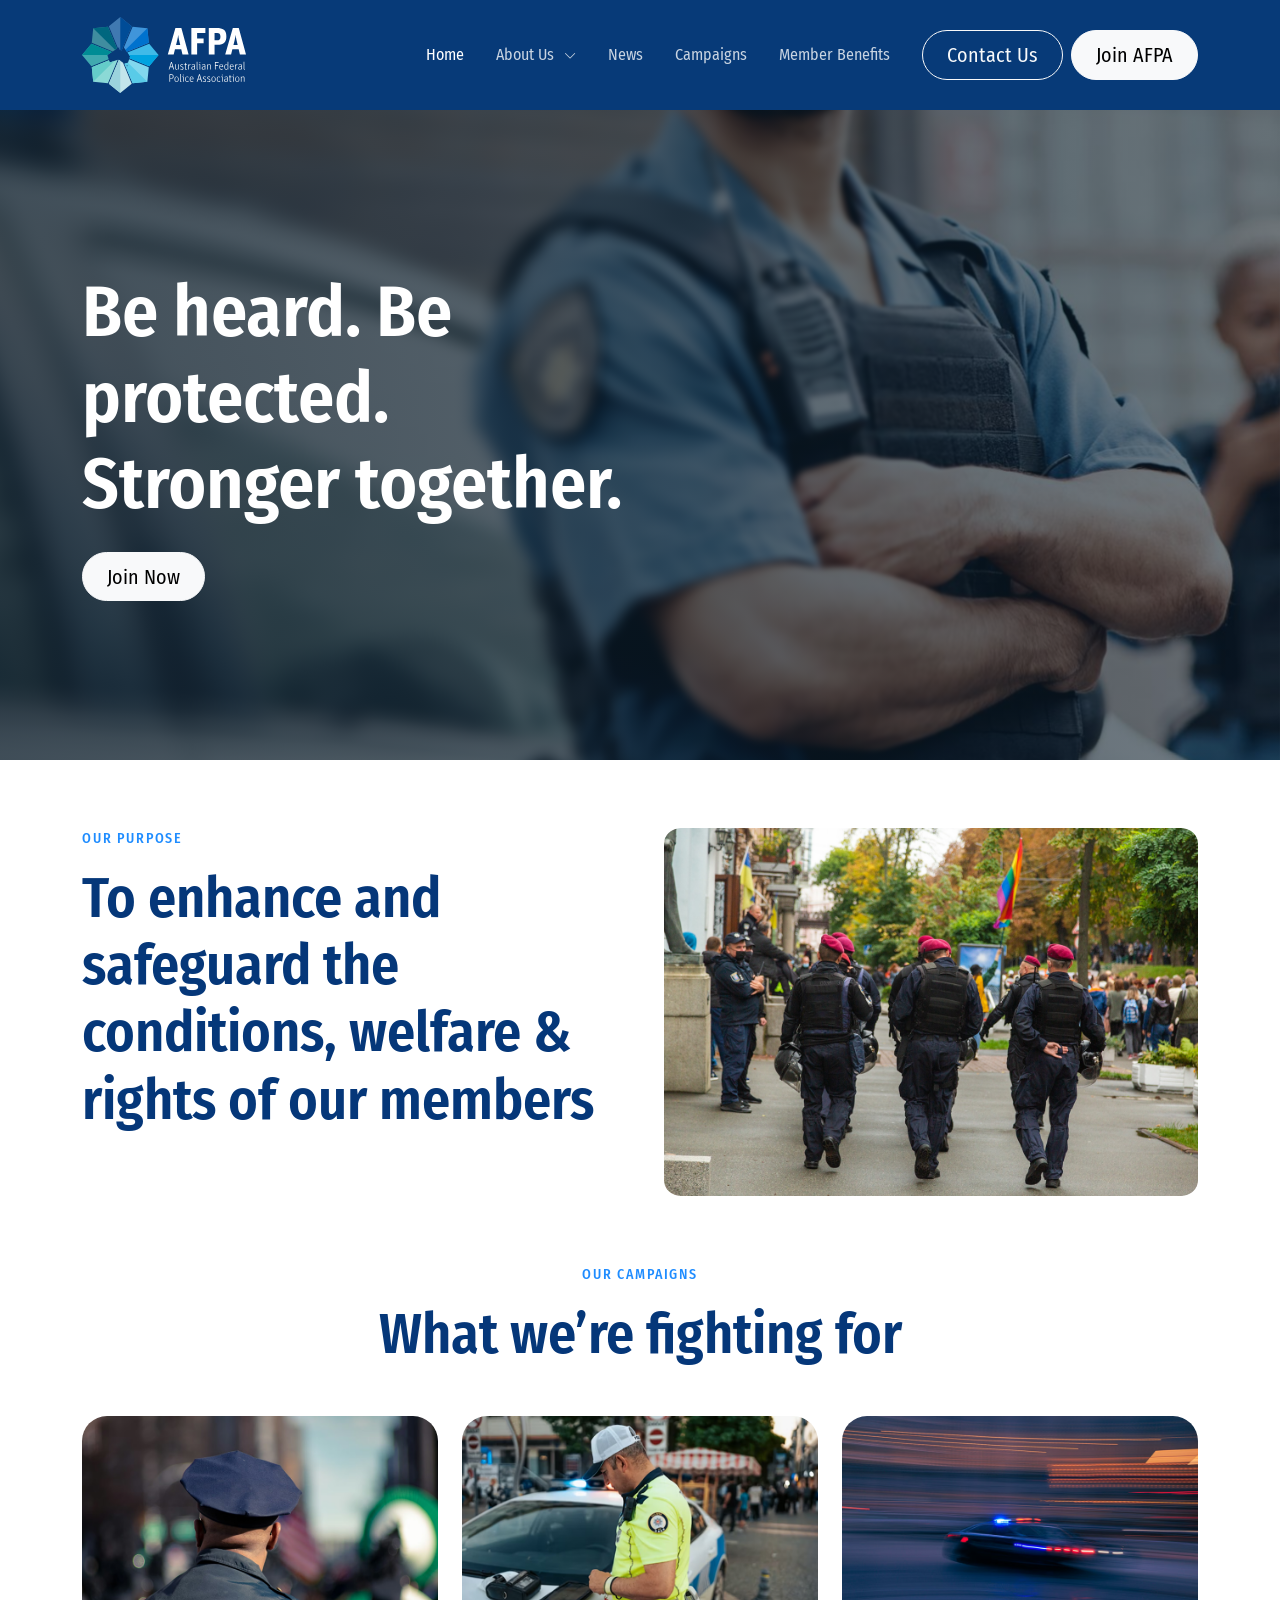
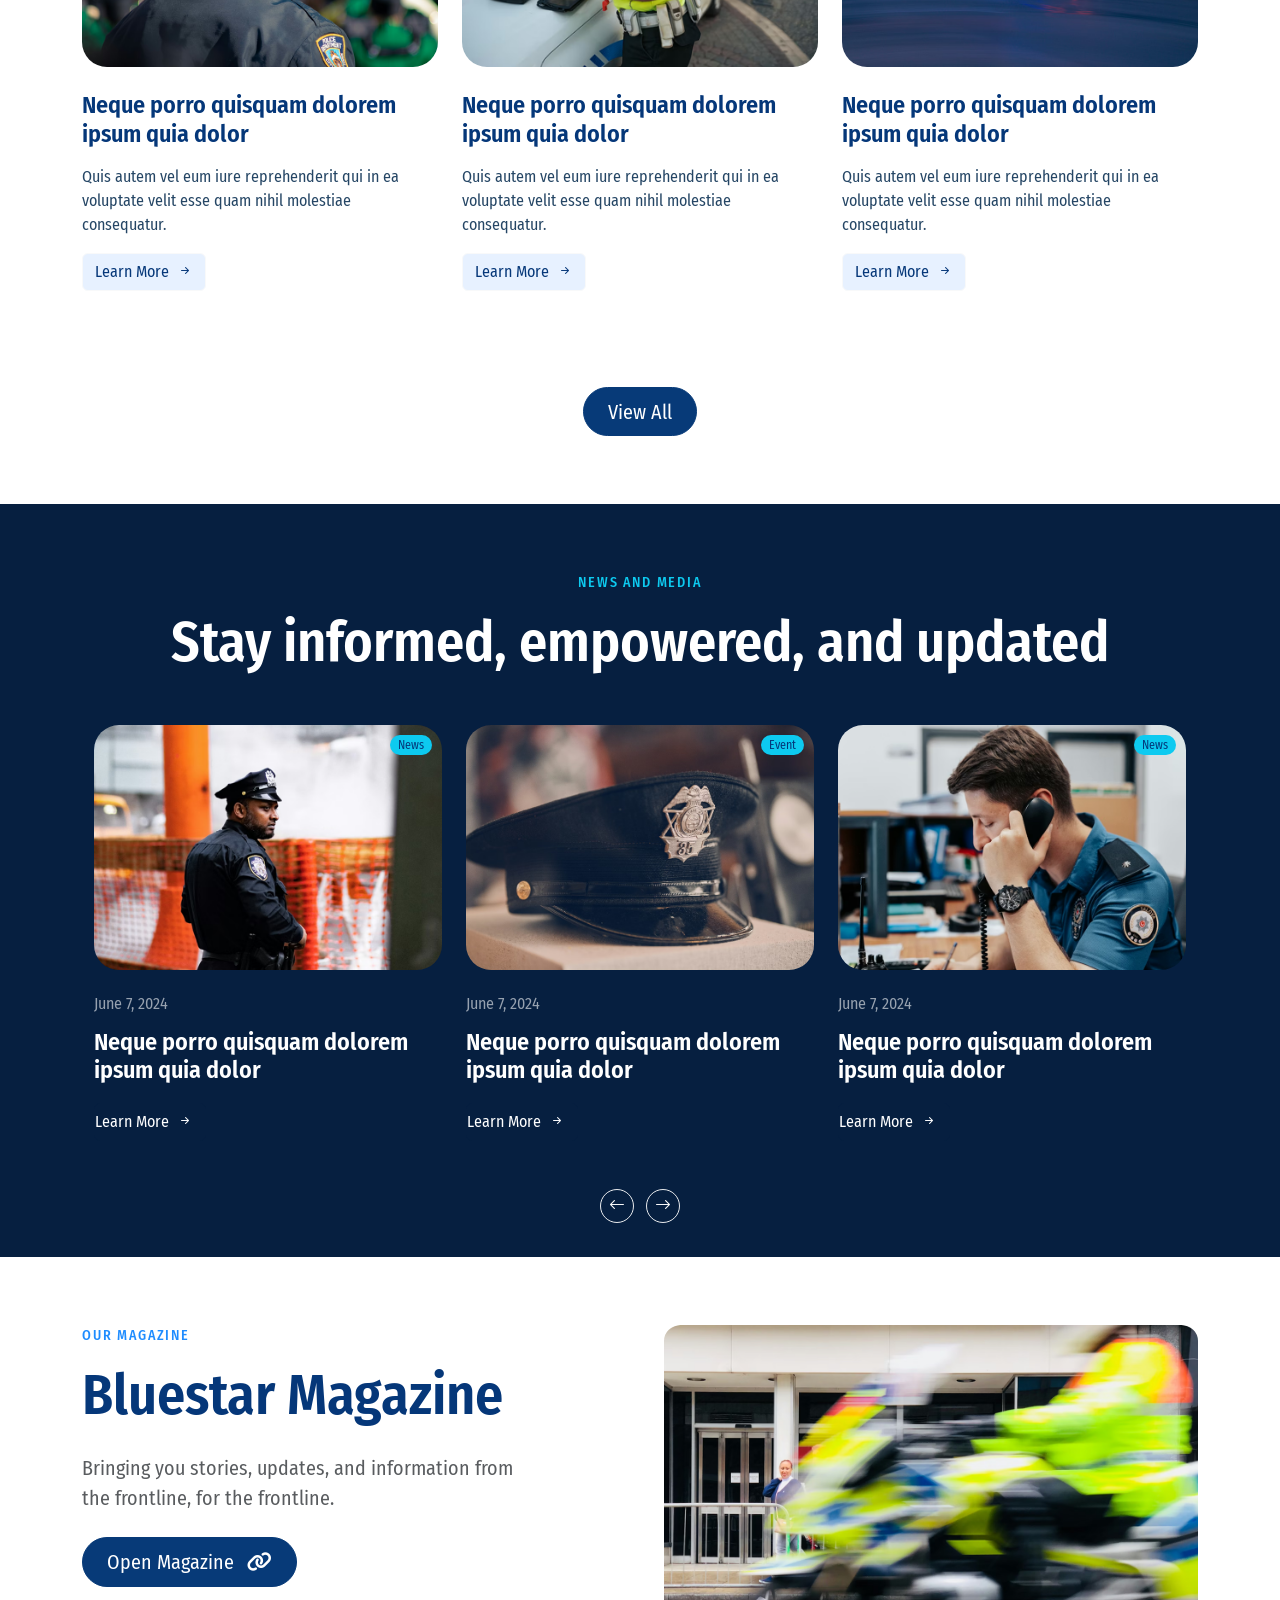
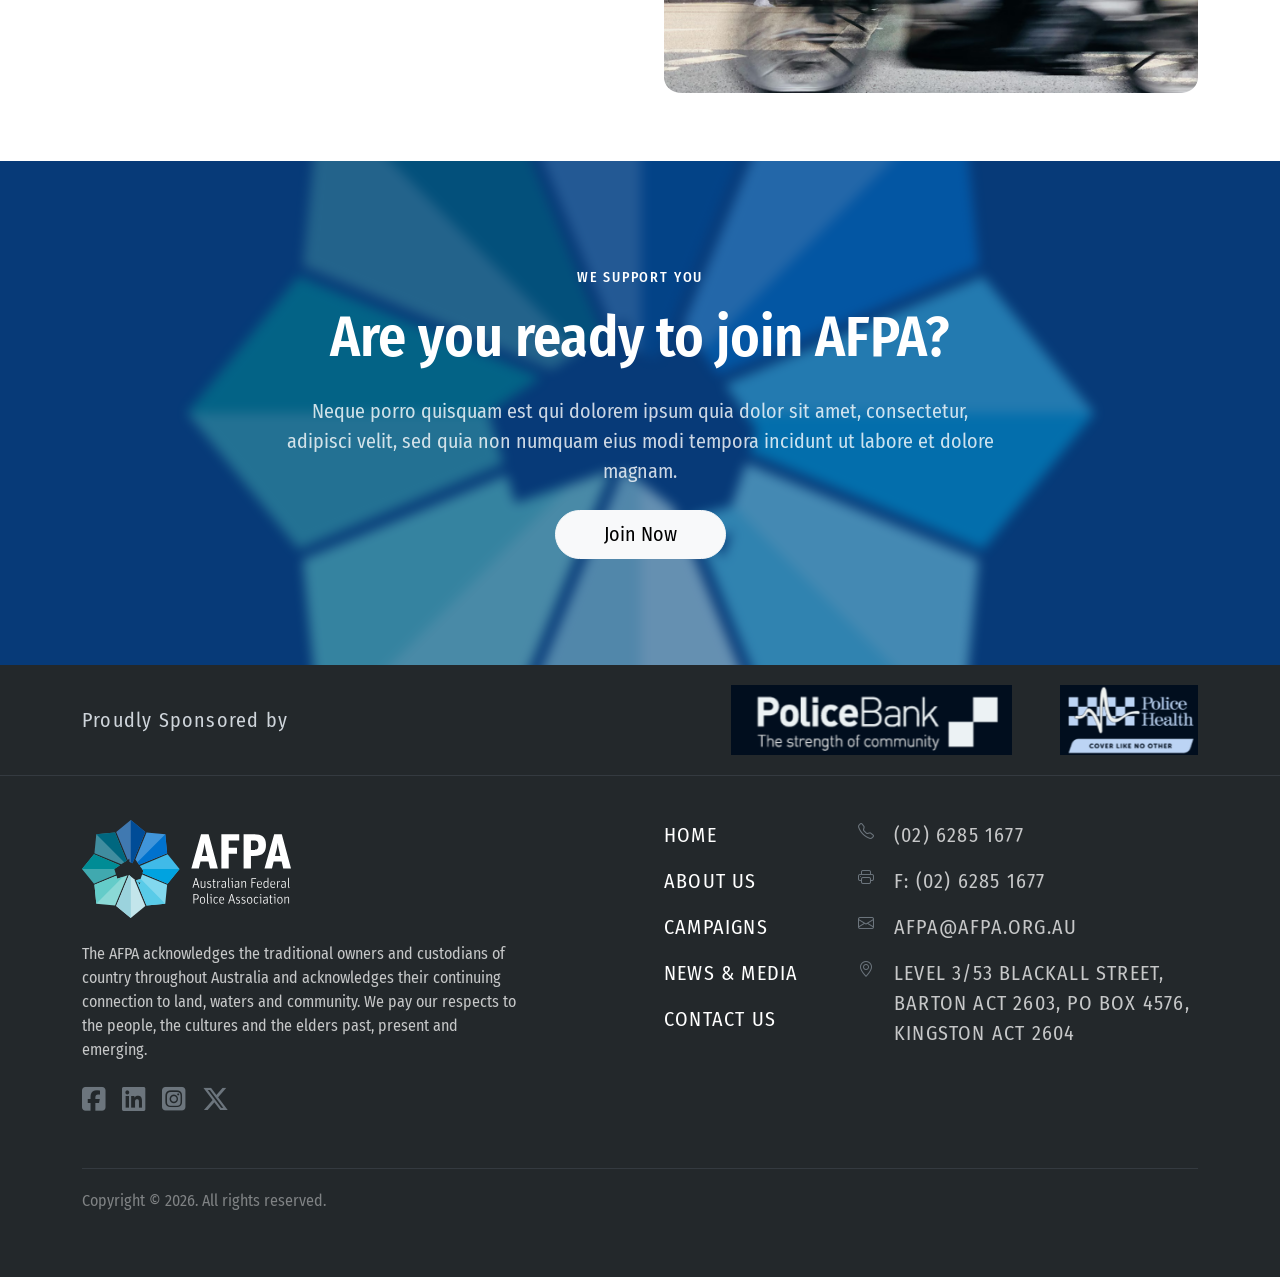
<file: index.html>
<!doctype html>
<html lang="en">

<head>
  <meta charset="utf-8">
  <meta name="viewport" content="width=device-width, initial-scale=1">
  <title>AFPA - Australian Federal Police Association</title>
  <meta name="description"
    content="AFPA supports Australian Federal Police members with advocacy, campaigns, news, and member services.">

  <!-- Fonts -->
  <link rel="preconnect" href="https://fonts.googleapis.com">
  <link rel="preconnect" href="https://fonts.gstatic.com" crossorigin="">
  <link href="https://fonts.googleapis.com/css2?family=Fira+Sans+Condensed:wght@400;500;600;700&amp;display=swap"
    rel="stylesheet">

  <!-- Vendor CSS: Bootstrap 5, Bootstrap Icons, Font Awesome, Swiper -->
  <link href="https://cdn.jsdelivr.net/npm/bootstrap@5.2.2/dist/css/bootstrap.min.css" rel="stylesheet">
  <link href="https://cdn.jsdelivr.net/npm/bootstrap-icons@1.11.3/font/bootstrap-icons.css" rel="stylesheet">
  <link href="https://cdnjs.cloudflare.com/ajax/libs/font-awesome/6.5.2/css/all.min.css" rel="stylesheet">
  <link href="https://cdn.jsdelivr.net/npm/swiper@11/swiper-bundle.min.css" rel="stylesheet">

  <!-- Custom CSS for portal upload -->
  <link href="style-wip.css" rel="stylesheet">
</head>

<body>
  <!-- Header / Navigation -->
  <header class="site-header sticky-top">
    <nav class="navbar navbar-expand-xl navbar-dark py-0">
      <div class="container">
        <a class="navbar-brand d-flex align-items-center gap-2" href="#">
          <img class="site-logo" src="images/Logo-Light 1.svg" alt="AFPA - Australian Federal Police Association">
        </a>

        <button class="navbar-toggler" type="button" data-bs-toggle="collapse" data-bs-target="#mainNav"
          aria-controls="mainNav" aria-expanded="false" aria-label="Toggle navigation">
          <span class="navbar-toggler-icon"></span>
        </button>

        <div class="collapse navbar-collapse" id="mainNav">
          <ul class="navbar-nav ms-auto align-items-lg-center gap-lg-3">
            <li class="nav-item"><a class="nav-link active" href="#">Home</a></li>
            <li class="nav-item dropdown">
              <a class="nav-link dropdown-toggle" href="#about" id="aboutDropdown" role="button"
                data-bs-toggle="dropdown" aria-expanded="false">
                About Us <i class="bi bi-chevron-down dropdown-chevron" aria-hidden="true"></i>
              </a>
              <ul class="dropdown-menu" aria-labelledby="aboutDropdown">
                <li><a class="dropdown-item" href="#about">Our Purpose</a></li>
                <li><a class="dropdown-item" href="#">Leadership Team</a></li>
                <li><a class="dropdown-item" href="#">Governance</a></li>
              </ul>
            </li>
            <li class="nav-item"><a class="nav-link" href="#news">News</a></li>
            <li class="nav-item"><a class="nav-link" href="#campaigns">Campaigns</a></li>
            <li class="nav-item"><a class="nav-link" href="#benefits">Member Benefits</a></li>
          </ul>
          <div class="d-flex flex-column flex-lg-row gap-2 ms-lg-4 py-3 py-lg-0">
            <a class="btn btn-outline-light btn-sm rounded-pill px-4" href="#contact">Contact Us</a>
            <a class="btn btn-light btn-sm rounded-pill px-4" href="#join">Join AFPA</a>
          </div>
        </div>
      </div>
    </nav>
  </header>

  <main>
    <!-- Hero Banner -->
    <section class="hero d-flex align-items-center">
      <div class="container">
        <div class="col-12 col-lg-7">
          <h1 class="display-2 text-white mb-24">Be heard. Be protected.<br>Stronger together.</h1>
          <a class="btn btn-light rounded-pill px-4 min-widht" href="#join">Join Now</a>
        </div>
      </div>
    </section>

    <!-- Purpose Section -->
    <section class="section-pad pb-0" id="about">
      <div class="container">
        <div class="row  g-5">
          <div class="col-lg-6">
            <div class="purpose-col">
              <p class="section-kicker mb-22 ">Our Purpose</p>
              <h2 class="section-title">To enhance and safeguard the conditions, welfare &amp; rights of our members
              </h2>
            </div>
          </div>
          <div class="col-lg-6">
            <img class="img-fluid rounded-4 purpose-img" src="images/Rectangle 22.png"
              alt="Police members walking together">
          </div>
        </div>
      </div>
    </section>

    <!-- Campaign Cards -->
    <section class="section-pad pad-110" id="campaigns">
      <div class="container">
        <div class="text-center mb-5">
          <p class="section-kicker mb-22">Our Campaigns</p>
          <h2 class="section-title">What we’re fighting for</h2>
        </div>
        <div class="row gx-4">
          <div class="col-md-4">
            <article class="feature-card h-100">
              <img src="images/Rectangle 3123.png" alt="Police officer in uniform">
              <div class="pt-4">
                <h3>Neque porro quisquam dolorem ipsum quia dolor</h3>
                <p>Quis autem vel eum iure reprehenderit qui in ea voluptate velit esse quam nihil molestiae
                  consequatur.</p>
                <a class="link-more" href="#">Learn More <i class="bi bi-arrow-right-short"></i></a>
              </div>
            </article>
          </div>
          <div class="col-md-4">
            <article class="feature-card h-100">
              <img src="images/Rectangle3 3.png" alt="Officer beside patrol vehicle">
              <div class="pt-4">
                <h3>Neque porro quisquam dolorem ipsum quia dolor</h3>
                <p>Quis autem vel eum iure reprehenderit qui in ea voluptate velit esse quam nihil molestiae
                  consequatur.</p>
                <a class="link-more" href="#">Learn More <i class="bi bi-arrow-right-short"></i></a>
              </div>
            </article>
          </div>
          <div class="col-md-4">
            <article class="feature-card h-100">
              <img src="images/212.png" alt="Police lights in motion">
              <div class="pt-4">
                <h3>Neque porro quisquam dolorem ipsum quia dolor</h3>
                <p>Quis autem vel eum iure reprehenderit qui in ea voluptate velit esse quam nihil molestiae
                  consequatur.</p>
                <a class="link-more" href="#">Learn More <i class="bi bi-arrow-right-short"></i></a>
              </div>
            </article>
          </div>
        </div>
        <div class="text-center mt-5">
          <a class="btn btn-primary rounded-pill px-4 button-white load-more mt-5" href="#">View All</a>
        </div>
      </div>
    </section>

    <!-- News and Media Slider -->
    <section class="section-pad news-section text-white pb-34" id="news">
      <div class="container">
        <div class="text-center mb-5">
          <p class="section-kicker mb-22 text-info">News and Media</p>
          <h2 class="section-title text-white">Stay informed, empowered, and updated</h2>
        </div>

        <div class="news-slider swiper" id="newsSwiper">
          <div class="swiper-wrapper">
            <article class="news-card swiper-slide">
              <div class="position-relative">
                <img src="images/bl-police.png" alt="Police officer on duty">
                <span class="badge text-bg-info rounded-pill">News</span>
              </div>
              <time>June 7, 2024</time>
              <h3>Neque porro quisquam dolorem ipsum quia dolor</h3>
              <a class="link-more text-white dark" href="#">Learn More <i class="bi bi-arrow-right-short"></i></a>
            </article>
            <article class="news-card swiper-slide">
              <div class="position-relative">
                <img src="images/hat.png" alt="Police cap and badge">
                <span class="badge text-bg-info rounded-pill">Event</span>
              </div>
              <time>June 7, 2024</time>
              <h3>Neque porro quisquam dolorem ipsum quia dolor</h3>
              <a class="link-more text-white dark" href="#">Learn More <i class="bi bi-arrow-right-short"></i></a>
            </article>
            <article class="news-card swiper-slide">
              <div class="position-relative">
                <img src="images/call.png" alt="Member taking a phone call">
                <span class="badge text-bg-info rounded-pill">News</span>
              </div>
              <time>June 7, 2024</time>
              <h3>Neque porro quisquam dolorem ipsum quia dolor</h3>
              <a class="link-more text-white dark" href="#">Learn More <i class="bi bi-arrow-right-short"></i></a>
            </article>
            <article class="news-card swiper-slide">
              <div class="position-relative">
                <img src="images/Rectangle3 3.png" alt="Officer beside patrol vehicle">
                <span class="badge text-bg-info rounded-pill">Media</span>
              </div>
              <time>June 7, 2024</time>
              <h3>Neque porro quisquam dolorem ipsum quia dolor</h3>
              <a class="link-more text-white" href="#">Learn More <i class="bi bi-arrow-right-short"></i></a>
            </article>
          </div>
          <!-- Navigation -->
          <div class="news-nav">
            <button class="news-btn news-prev" aria-label="Previous"><i class="bi bi-arrow-left"></i></button>
            <button class="news-btn news-next" aria-label="Next"><i class="bi bi-arrow-right"></i></button>
          </div>
        </div>
      </div>
    </section>

    <!-- Magazine Promo -->
    <section class="section-pad" id="benefits">
      <div class="container">
        <div class="row  g-5">
          <div class="col-lg-5">
            <p class="section-kicker mb-22">Our Magazine</p>
            <h2 class="section-title mb-24">Bluestar Magazine</h2>
            <p class="mb-4 text-body-secondary">Bringing you stories, updates, and information from the frontline, for
              the frontline.</p>
            <a class="btn btn-primary rounded-pill px-4" href="#">Open Magazine <i
                class="fa-solid fa-link ms-2"></i></a>
          </div>
          <div class="col-lg-6 offset-lg-1">
            <img class="img-fluid rounded-4 magazine-img" src="images/Rectangle 2.png"
              alt="Police motorcycle in motion">
          </div>
        </div>
      </div>
    </section>

    <!-- Join Call To Action -->
    <section class="join-band text-center text-white" id="join">
      <div class="join-bg"><svg width="907" height="912" viewBox="0 0 907 912" fill="none"
          xmlns="http://www.w3.org/2000/svg">
          <path
            d="M588.856 111.867L453.301 0L317.795 111.867L424.967 371.579L439.599 361.687L441.116 390.379C441.116 390.379 458.929 397.27 469.303 401.551L588.807 111.867H588.856Z"
            fill="#4079B1" />
          <path d="M436.369 512.532L317.795 799.952L453.301 911.819L588.856 799.952L485.893 550.379L436.369 512.532Z"
            fill="#C3E5EB" />
          <path d="M791.016 309.025L773.888 133.522L599.38 116.247L496.221 367.198L530.868 417.201L791.016 309.025Z"
            fill="#4095DA" />
          <path
            d="M319.165 518.143L115.588 602.794L132.765 778.298L307.274 795.573L423.107 513.812L327.582 546.492L319.165 518.143Z"
            fill="#8BD9D6" />
          <path d="M0 455.935L111.233 592.214L315.789 506.874L300.57 455.64L352.737 420.402L111.233 319.608L0 455.935Z"
            fill="#40A9AF" />
          <path
            d="M537.718 427.144L569.723 473.309L562.383 494.963L795.42 592.214L906.653 455.935V455.886L795.42 319.608L537.718 427.144Z"
            fill="#40BAE8" />
          <path d="M415.032 378.321L307.274 116.247L132.765 133.522L115.588 309.025L364.432 412.477L415.032 378.321Z"
            fill="#408D9F" />
          <path
            d="M545.009 573.51L534.977 601.317L518.436 575.873L532.187 580.401L544.96 573.51H545.009ZM791.014 602.794L558.564 506.134L543.834 549.592L502.678 560.419L599.378 795.572L773.886 778.297L791.063 602.794H791.014Z"
            fill="#82D8EE" />
          <path
            d="M588.858 111.867L453.302 0V395.203C458.637 397.319 464.705 399.681 469.305 401.601L588.809 111.917L588.858 111.867Z"
            fill="#004C97" />
          <path d="M436.369 512.532L317.795 799.952L453.301 911.819V525.525L436.369 512.532Z" fill="#9BD3DD" />
          <path d="M791.015 309.025L773.887 133.521L514.815 394.069L530.867 417.201L791.015 309.025Z" fill="#0072CE" />
          <path d="M319.165 518.144L115.588 602.795L132.765 778.298L381.609 527.987L327.582 546.492L319.165 518.144Z"
            fill="#64CCC9" />
          <path d="M0 455.935H300.668L300.57 455.64L352.737 420.402L111.233 319.608L0 455.935Z" fill="#008C95" />
          <path d="M569.722 473.307L562.382 494.961L795.419 592.212L906.653 455.933V455.884H557.684L569.722 473.307Z"
            fill="#00A3E0" />
          <path d="M415.034 378.321L307.275 116.247L132.767 133.522L391.789 394.021L415.034 378.321Z" fill="#00677F" />
          <path
            d="M544.96 573.511L534.928 601.318L518.387 575.874L532.138 580.401L544.911 573.511H544.96ZM773.886 778.298L544.519 547.624L543.834 549.592L502.678 560.42L599.378 795.573L773.886 778.298Z"
            fill="#59CBE8" />
        </svg>
      </div>
      <div class="container position-relative">
        <p class="section-kicker mb-22 text-white">We Support You</p>
        <h2 class="section-title text-white mb-24">Are you ready to join AFPA?</h2>
        <p class="mx-auto mb-4">Neque porro quisquam est qui dolorem ipsum quia dolor sit amet, consectetur, adipisci
          velit, sed quia non numquam eius modi tempora incidunt ut labore et dolore magnam.</p>
        <a class="btn btn-light rounded-pill px-5" href="#">Join Now</a>
      </div>
    </section>
  </main>

  <!-- Sponsor Strip -->
  <section class="sponsor-strip">
    <div class="container">
      <div class="row align-items-center g-4">
        <div class="col-lg-6">
          <p class="sponsor-label mb-0">Proudly Sponsored by</p>
        </div>
        <div class="col-lg-6">
          <div class="d-flex flex-column flex-sm-row align-items-start align-items-sm-center justify-content-lg-end gap-5">
            <a class="sponsor-link" href="https://www.policebank.com.au/" target="_blank" rel="noopener noreferrer" aria-label="Police Bank">
              <img class="sponsor-logo sponsor-logo-bank" src="images/sponsor-police-bank.png" alt="Police Bank">
            </a>
            <a class="sponsor-link" href="https://www.policehealth.com.au/" target="_blank" rel="noopener noreferrer" aria-label="Police Health">
              <img class="sponsor-logo sponsor-logo-health" src="images/sponsor-police-health.png" alt="Police Health">
            </a>
          </div>
        </div>
      </div>
    </div>
  </section>

  <!-- Footer -->
  <footer class="site-footer text-white" id="contact">
    <div class="container">
      <div class="row g-5">
        <div class="col-lg-5">
          <a class="footer-brand d-inline-flex align-items-center gap-2 mb-4" href="#">
            <img class="site-logo" src="images/Logo-Light 1.svg" alt="AFPA - Australian Federal Police Association">
          </a>
          <p>The AFPA acknowledges the traditional owners and custodians of country throughout Australia and
            acknowledges their continuing connection to land, waters and community. We pay our respects to the people,
            the cultures and the elders past, present and emerging.</p>
          <div class="socials d-flex gap-3 mt-4">
            <a href="#" aria-label="Facebook"><i class="fa-brands fa-square-facebook"></i></a>
            <a href="#" aria-label="LinkedIn"><i class="fa-brands fa-linkedin"></i></a>
            <a href="#" aria-label="Instagram"><i class="fa-brands fa-square-instagram"></i></a>
            <a href="#" aria-label="X"><i class="fa-brands fa-x-twitter"></i></a>
          </div>
        </div>
        <div class="col-6 col-lg-2 offset-lg-1">
          <ul class="list-unstyled footer-menu mb-0">
            <li><a href="#">Home</a></li>
            <li><a href="#about">About Us</a></li>
            <li><a href="#campaigns">Campaigns</a></li>
            <li><a href="#news">News &amp; Media</a></li>
            <li><a href="#contact">Contact Us</a></li>
          </ul>
        </div>
        <div class="col-lg-4">
          <ul class="list-unstyled footer-contact mb-0">
            <li><i class="bi bi-telephone"></i><a href="tel:0262851677">(02) 6285 1677</a></li>
            <li><i class="bi bi-printer"></i><span>F: (02) 6285 1677</span></li>
            <li><i class="bi bi-envelope"></i><a href="mailto:afpa@afpa.org.au">afpa@afpa.org.au</a></li>
            <li><i class="bi bi-geo-alt"></i><span>Level 3/53 Blackall Street,<br>Barton ACT 2603, PO Box
                4576,<br>Kingston ACT 2604</span></li>
          </ul>
        </div>
      </div>
      <p class="copyright mb-0">Copyright © 2026. All rights reserved.</p>
    </div>
  </footer>

  <!-- Vendor JS -->
  <script src="https://cdn.jsdelivr.net/npm/bootstrap@5.2.2/dist/js/bootstrap.bundle.min.js"></script>
  <script src="https://cdn.jsdelivr.net/npm/swiper@11/swiper-bundle.min.js"></script>

  <!-- Custom JS for portal upload -->
  <script src="custom-wip.js"></script>




</body>

</html>
</file>
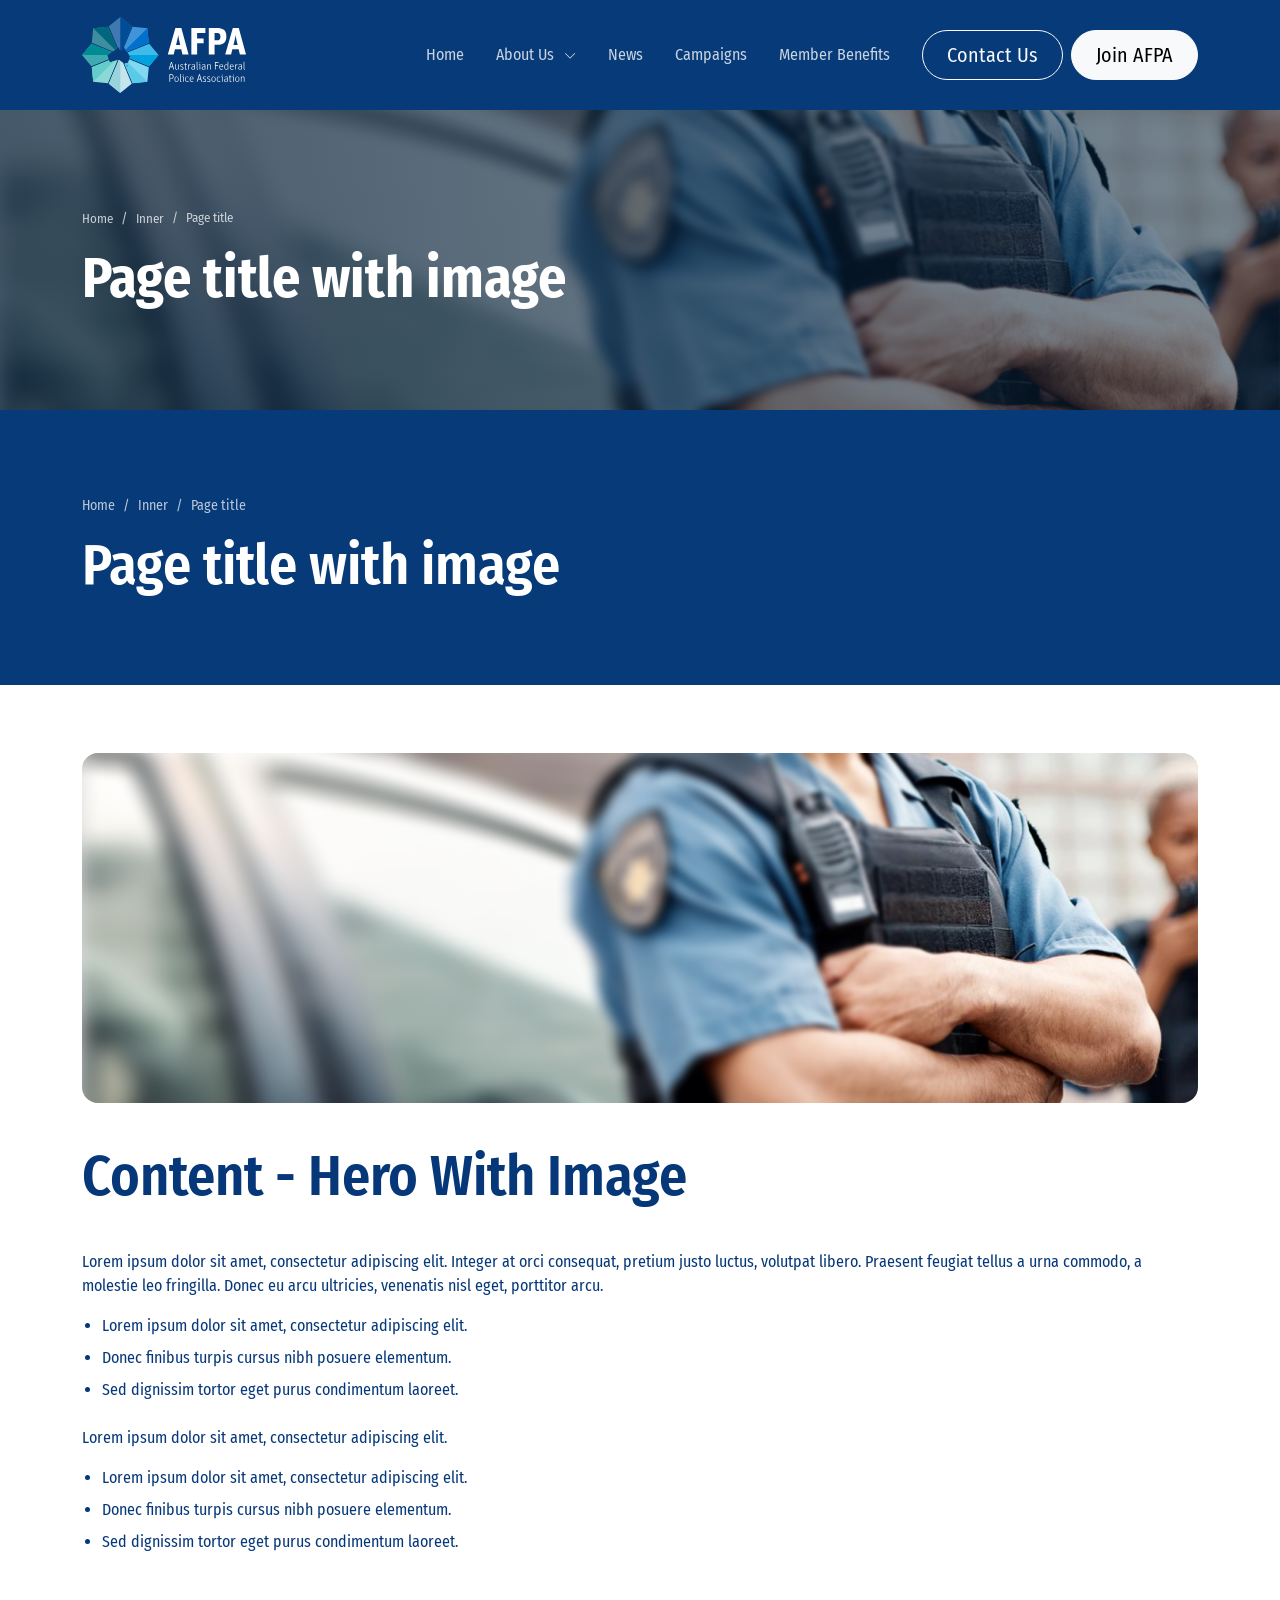
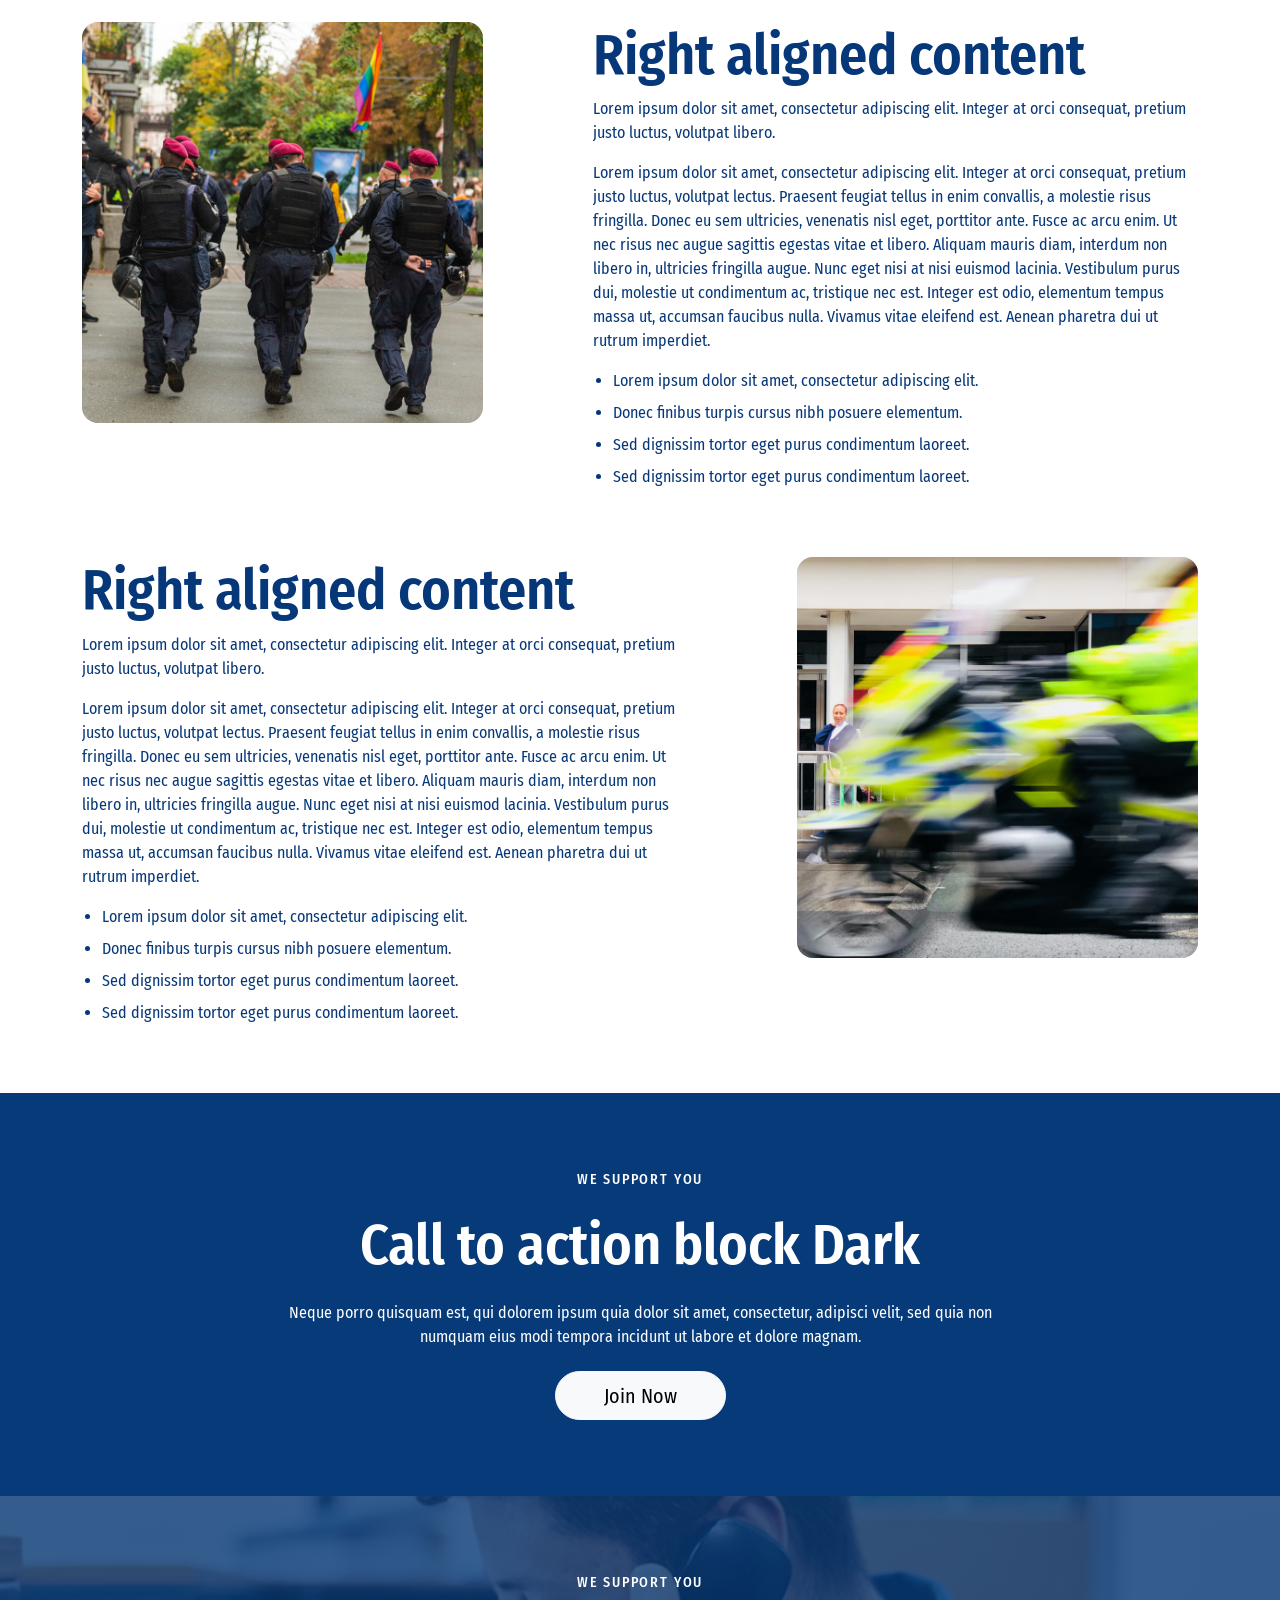
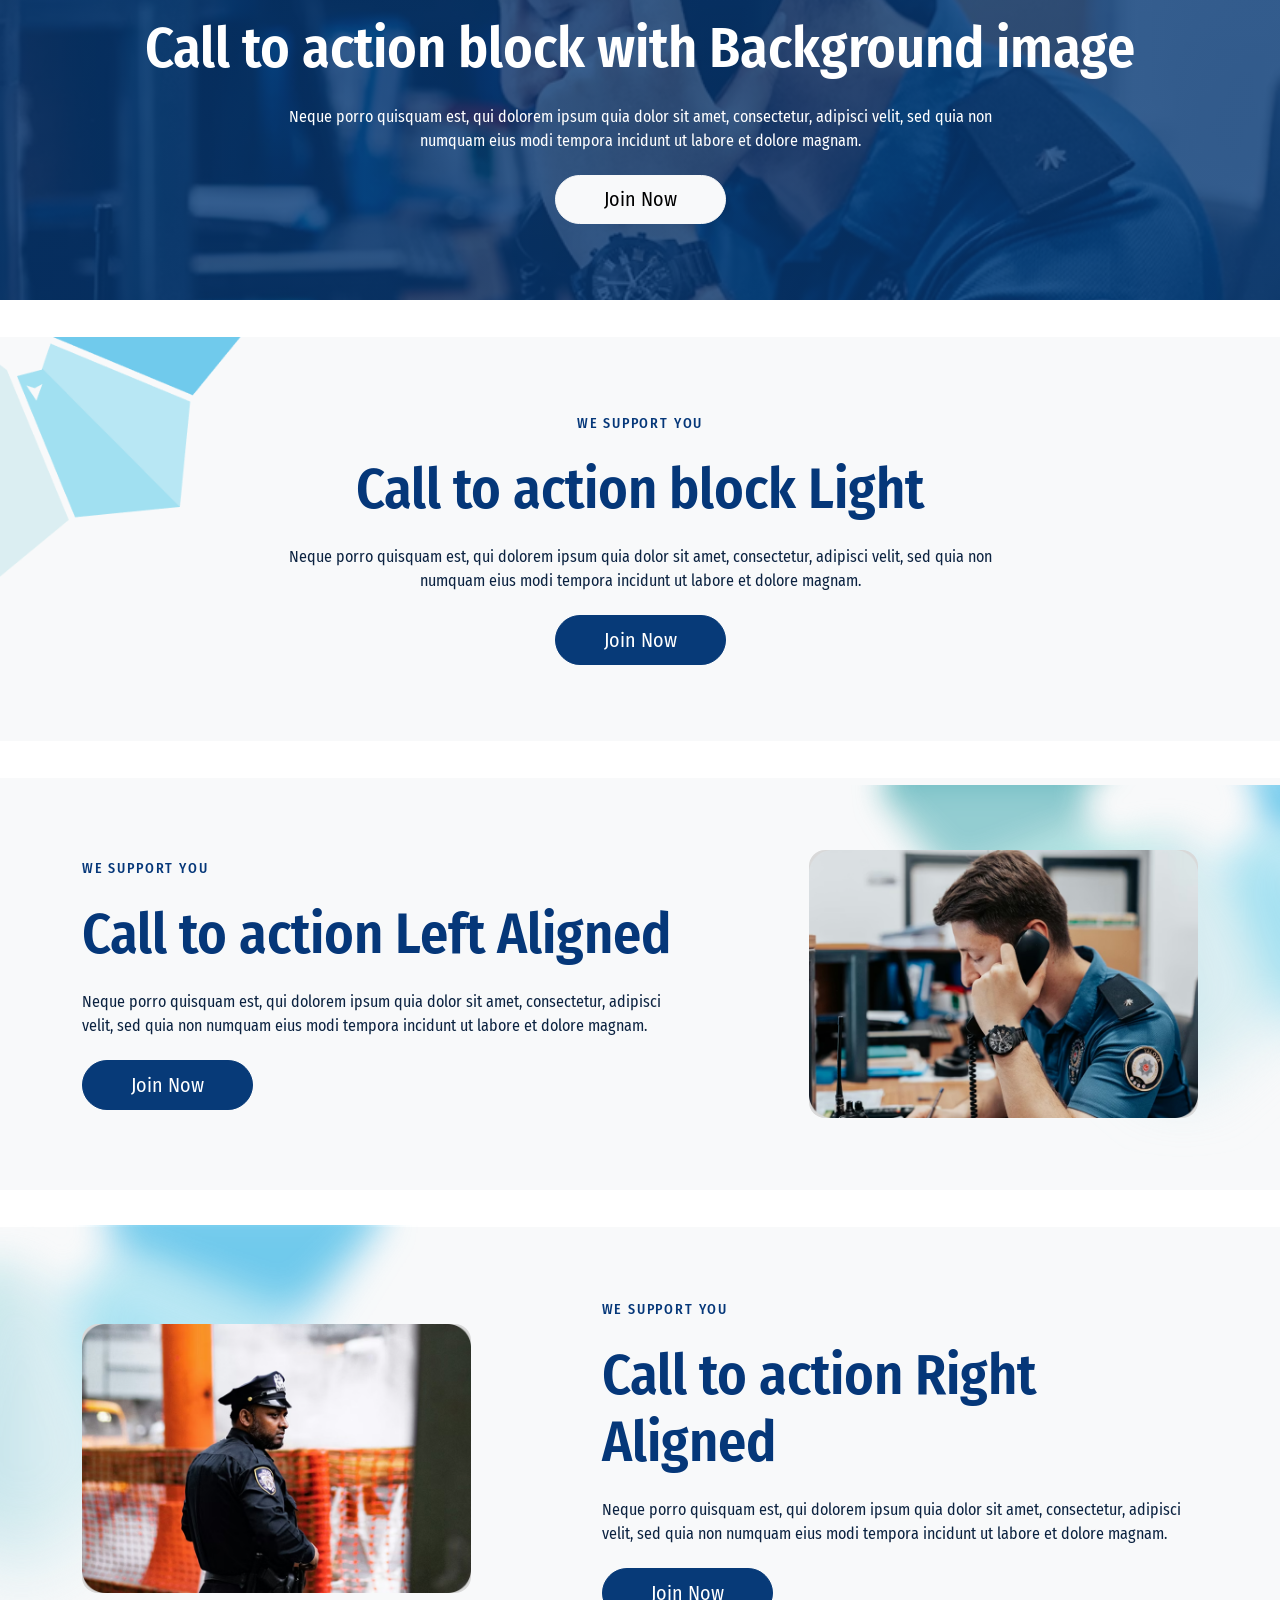
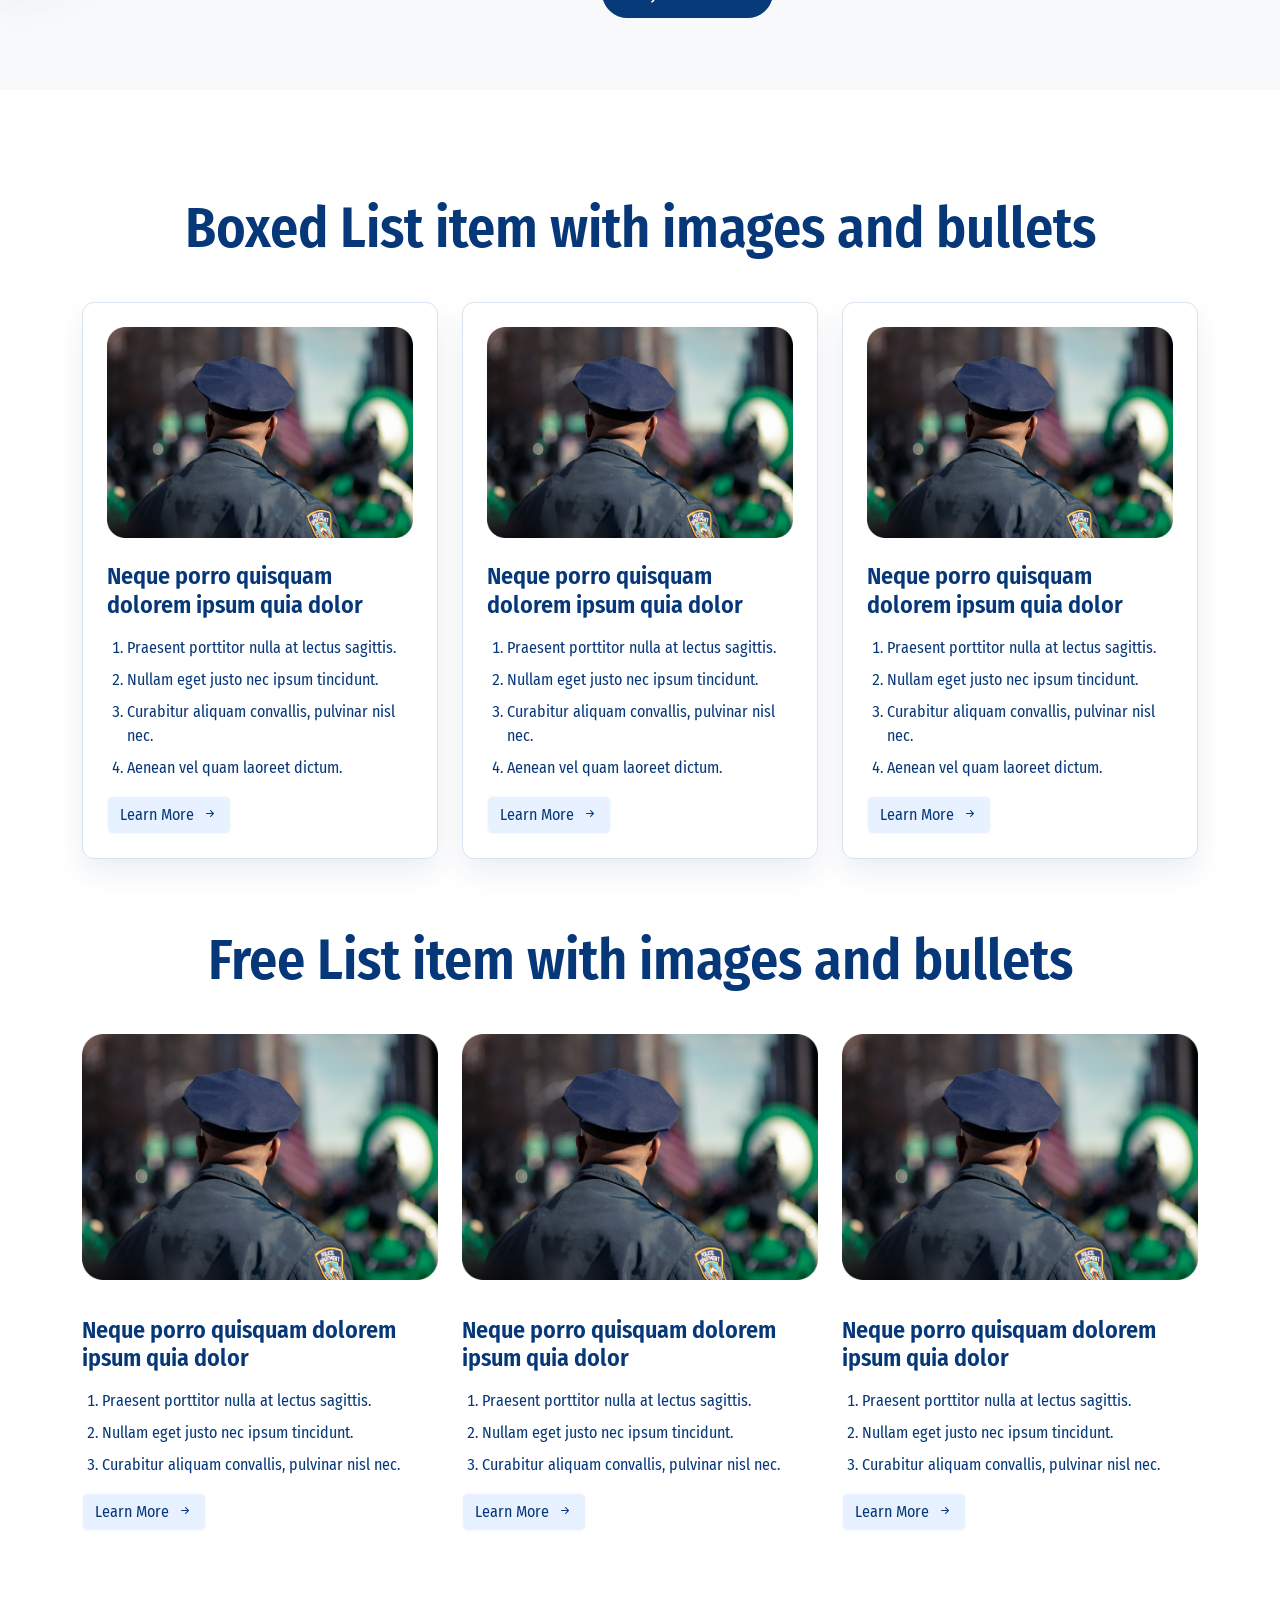
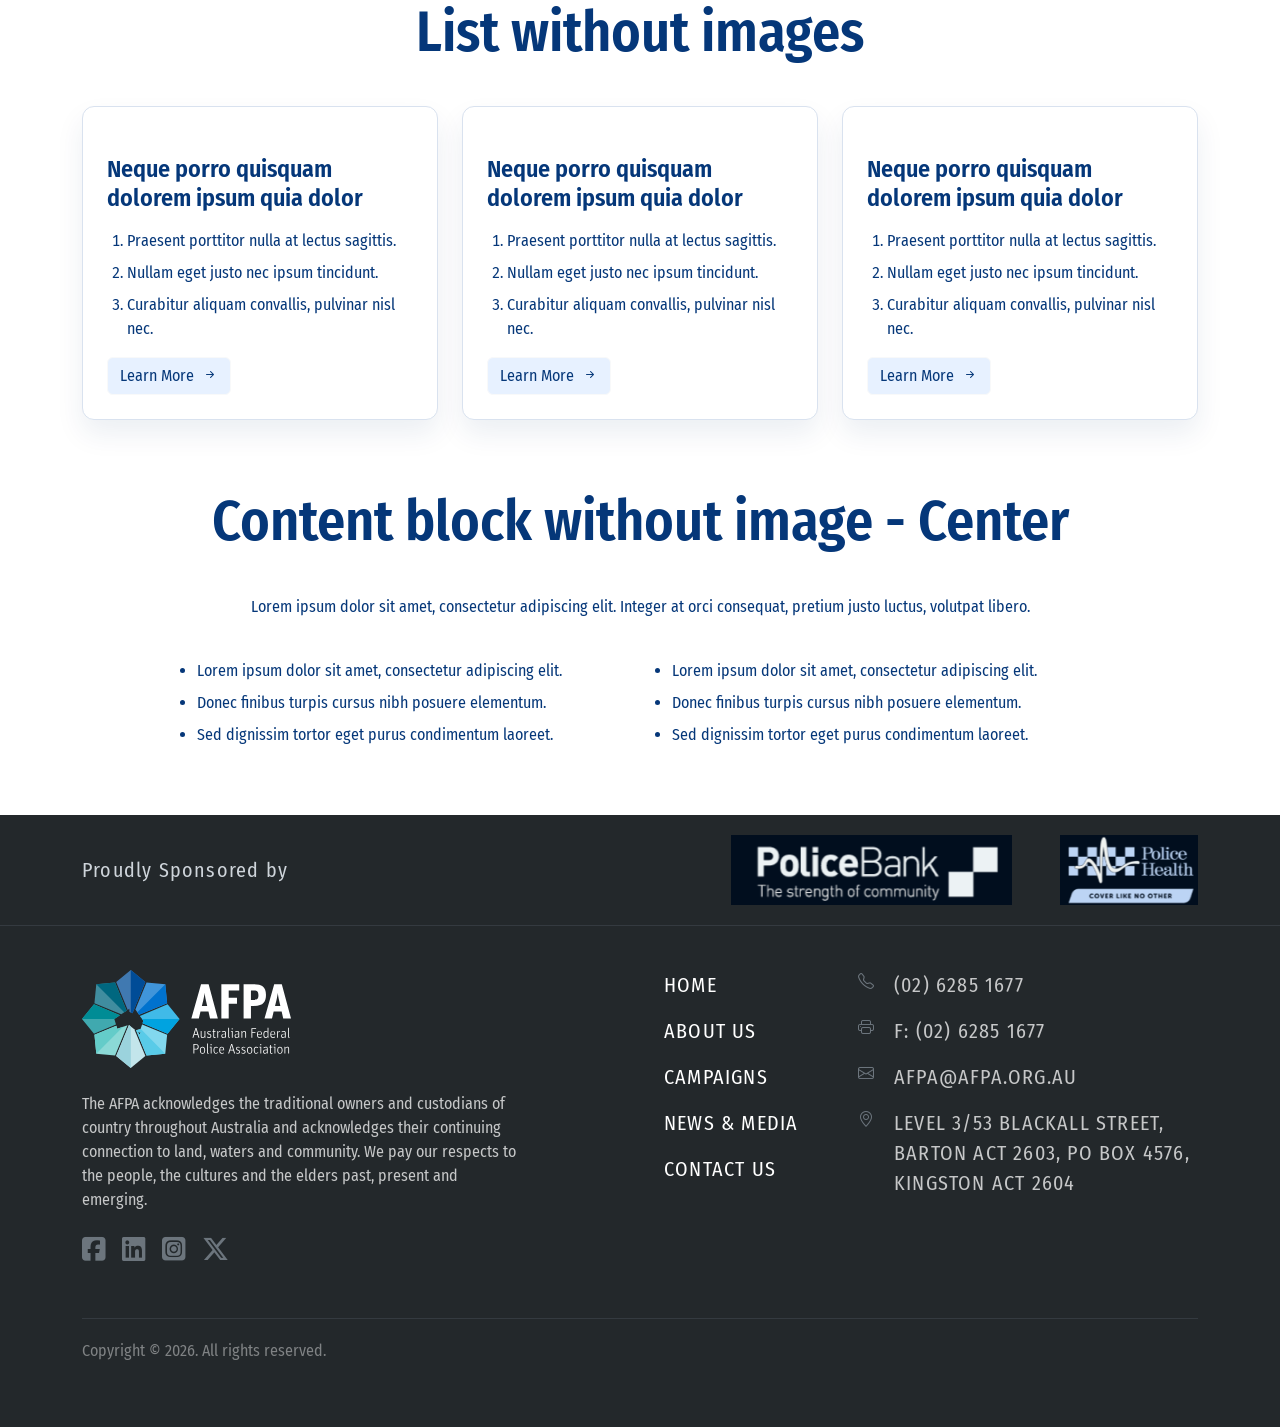
<file: style-page.html>
<!doctype html>
<html lang="en">

<head>
  <meta charset="utf-8">
  <meta name="viewport" content="width=device-width, initial-scale=1">
  <title>Style Page - AFPA</title>
  <meta name="description" content="AFPA style page template using Bootstrap 5.2.2 components and local assets.">

  <!-- Fonts -->
  <link rel="preconnect" href="https://fonts.googleapis.com">
  <link rel="preconnect" href="https://fonts.gstatic.com" crossorigin="">
  <link href="https://fonts.googleapis.com/css2?family=Fira+Sans+Condensed:wght@400;500;600;700&amp;display=swap" rel="stylesheet">

  <!-- Vendor CSS: Bootstrap 5.2.2, Bootstrap Icons, Font Awesome, Swiper -->
  <link href="https://cdn.jsdelivr.net/npm/bootstrap@5.2.2/dist/css/bootstrap.min.css" rel="stylesheet">
  <link href="https://cdn.jsdelivr.net/npm/bootstrap-icons@1.11.3/font/bootstrap-icons.css" rel="stylesheet">
  <link href="https://cdnjs.cloudflare.com/ajax/libs/font-awesome/6.5.2/css/all.min.css" rel="stylesheet">
  <link href="https://cdn.jsdelivr.net/npm/swiper@11/swiper-bundle.min.css" rel="stylesheet">

  <!-- Custom CSS for portal upload -->
  <link href="style-wip.css" rel="stylesheet">
</head>

<body class="style-page">
  <!-- Header / Navigation -->
  <header class="site-header sticky-top">
    <nav class="navbar navbar-expand-xl navbar-dark py-0">
      <div class="container">
        <a class="navbar-brand d-flex align-items-center gap-2" href="index.html">
          <img class="site-logo" src="images/Logo-Light 1.svg" alt="AFPA - Australian Federal Police Association">
        </a>

        <button class="navbar-toggler" type="button" data-bs-toggle="collapse" data-bs-target="#mainNav"
          aria-controls="mainNav" aria-expanded="false" aria-label="Toggle navigation">
          <span class="navbar-toggler-icon"></span>
        </button>

        <div class="collapse navbar-collapse" id="mainNav">
          <ul class="navbar-nav ms-auto align-items-lg-center gap-lg-3">
            <li class="nav-item"><a class="nav-link" href="index.html">Home</a></li>
            <li class="nav-item dropdown">
              <a class="nav-link dropdown-toggle" href="index.html#about" id="aboutDropdown" role="button"
                data-bs-toggle="dropdown" aria-expanded="false">
                About Us <i class="bi bi-chevron-down dropdown-chevron" aria-hidden="true"></i>
              </a>
              <ul class="dropdown-menu" aria-labelledby="aboutDropdown">
                <li><a class="dropdown-item" href="index.html#about">Our Purpose</a></li>
                <li><a class="dropdown-item" href="#">Leadership Team</a></li>
                <li><a class="dropdown-item" href="#">Governance</a></li>
              </ul>
            </li>
            <li class="nav-item"><a class="nav-link" href="index.html#news">News</a></li>
            <li class="nav-item"><a class="nav-link" href="index.html#campaigns">Campaigns</a></li>
            <li class="nav-item"><a class="nav-link" href="index.html#benefits">Member Benefits</a></li>
          </ul>
          <div class="d-flex flex-column flex-lg-row gap-2 ms-lg-4 py-3 py-lg-0">
            <a class="btn btn-outline-light btn-sm rounded-pill px-4" href="#contact">Contact Us</a>
            <a class="btn btn-light btn-sm rounded-pill px-4" href="#join">Join AFPA</a>
          </div>
        </div>
      </div>
    </nav>
  </header>

  <main>
    <!-- Page Hero With Image -->
    <section class="style-page-hero style-page-hero-image d-flex align-items-center">
      <div class="container">
        <nav aria-label="breadcrumb">
          <ol class="breadcrumb mb-16">
            <li class="breadcrumb-item"><a href="index.html">Home</a></li>
            <li class="breadcrumb-item"><a href="#">Inner</a></li>
            <li class="breadcrumb-item active" aria-current="page">Page title</li>
          </ol>
        </nav>
        <h1 class="style-page-title text-white mb-0">Page title with image</h1>
      </div>
    </section>

    <!-- Page Hero Solid -->
    <section class="style-page-hero-solid d-flex align-items-center">
      <div class="container">
        <nav aria-label="breadcrumb">
          <ol class="breadcrumb mb-16">
            <li class="breadcrumb-item"><a href="index.html">Home</a></li>
            <li class="breadcrumb-item"><a href="#">Inner</a></li>
            <li class="breadcrumb-item active" aria-current="page">Page title</li>
          </ol>
        </nav>
        <h2 class="style-page-title text-white mb-0">Page title with image</h2>
      </div>
    </section>

    <!-- Content Hero -->
    <section class="style-page-section">
      <div class="container">
        <div class="style-placeholder style-placeholder-wide mb-40">
          <img src="images/hero 1.png" alt="Police officers on duty">
        </div>
        <h2 class="style-content-title mb-40">Content - Hero With Image</h2>
        <p>Lorem ipsum dolor sit amet, consectetur adipiscing elit. Integer at orci consequat, pretium justo luctus, volutpat libero. Praesent feugiat tellus a urna commodo, a molestie leo fringilla. Donec eu arcu ultricies, venenatis nisl eget, porttitor arcu.</p>
        <ul class="style-bullet-list">
          <li>Lorem ipsum dolor sit amet, consectetur adipiscing elit.</li>
          <li>Donec finibus turpis cursus nibh posuere elementum.</li>
          <li>Sed dignissim tortor eget purus condimentum laoreet.</li>
        </ul>
          <p class="mt-4">Lorem ipsum dolor sit amet, consectetur adipiscing elit.</p>
         <ul class="style-bullet-list">
          <li>Lorem ipsum dolor sit amet, consectetur adipiscing elit.</li>
          <li>Donec finibus turpis cursus nibh posuere elementum.</li>
          <li>Sed dignissim tortor eget purus condimentum laoreet.</li>
        </ul>
      </div>
    </section>

    <!-- Right Aligned Content -->
    <section class="style-page-section pt-0">
      <div class="container">
        <div class="row style-content-row">
          <div class="col-lg-5">
            <div class="style-placeholder style-placeholder-square">
              <img src="images/Rectangle 22.png" alt="Police members walking together">
            </div>
          </div>
          <div class="col-lg-7">
            <h2 class="style-content-title">Right aligned content</h2>
            <p>Lorem ipsum dolor sit amet, consectetur adipiscing elit. Integer at orci consequat, pretium justo luctus, volutpat libero.</p>
            <p>Lorem ipsum dolor sit amet, consectetur adipiscing elit. Integer at orci consequat, pretium justo luctus, volutpat lectus. Praesent feugiat tellus in enim convallis, a molestie risus fringilla. Donec eu sem ultricies, venenatis nisl eget, porttitor ante. Fusce ac arcu enim. Ut nec risus nec augue sagittis egestas vitae et libero. Aliquam mauris diam, interdum non libero in, ultricies fringilla augue. Nunc eget nisi at nisi euismod lacinia. Vestibulum purus dui, molestie ut condimentum ac, tristique nec est. Integer est odio, elementum tempus massa ut, accumsan faucibus nulla. Vivamus vitae eleifend est. Aenean pharetra dui ut rutrum imperdiet.</p>
            <ul class="style-bullet-list">
              <li>Lorem ipsum dolor sit amet, consectetur adipiscing elit.</li>
              <li>Donec finibus turpis cursus nibh posuere elementum.</li>
              <li>Sed dignissim tortor eget purus condimentum laoreet.</li>
               <li>Sed dignissim tortor eget purus condimentum laoreet.</li>
            </ul>
          </div>
        </div>
      </div>
    </section>

    <!-- Left Aligned Content -->
    <section class="style-page-section pt-0">
      <div class="container">
        <div class="row style-content-row">
          <div class="col-lg-7">
            <h2 class="style-content-title">Right aligned content</h2>
            <p>Lorem ipsum dolor sit amet, consectetur adipiscing elit. Integer at orci consequat, pretium justo luctus, volutpat libero.</p>
            <p>Lorem ipsum dolor sit amet, consectetur adipiscing elit. Integer at orci consequat, pretium justo luctus, volutpat lectus. Praesent feugiat tellus in enim convallis, a molestie risus fringilla. Donec eu sem ultricies, venenatis nisl eget, porttitor ante. Fusce ac arcu enim. Ut nec risus nec augue sagittis egestas vitae et libero. Aliquam mauris diam, interdum non libero in, ultricies fringilla augue. Nunc eget nisi at nisi euismod lacinia. Vestibulum purus dui, molestie ut condimentum ac, tristique nec est. Integer est odio, elementum tempus massa ut, accumsan faucibus nulla. Vivamus vitae eleifend est. Aenean pharetra dui ut rutrum imperdiet.</p>
            <ul class="style-bullet-list">
              <li>Lorem ipsum dolor sit amet, consectetur adipiscing elit.</li>
              <li>Donec finibus turpis cursus nibh posuere elementum.</li>
              <li>Sed dignissim tortor eget purus condimentum laoreet.</li>
                 <li>Sed dignissim tortor eget purus condimentum laoreet.</li>
            </ul>
          </div>
          <div class="col-lg-5">
            <div class="style-placeholder style-placeholder-square">
              <img src="images/Rectangle 2.png" alt="Police motorcycle in motion">
            </div>
          </div>
        </div>
      </div>
    </section>

    <!-- CTA Dark -->
    <section class="style-cta style-cta-dark text-center text-white" id="join">
      <div class="container style-cta-stack">
        <p class="section-kicker text-white">We Support You</p>
        <h2 class="style-cta-title text-white">Call to action block Dark</h2>
        <p>Neque porro quisquam est, qui dolorem ipsum quia dolor sit amet, consectetur, adipisci velit, sed quia non numquam eius modi tempora incidunt ut labore et dolore magnam.</p>
        <a class="btn btn-light rounded-pill px-5" href="#">Join Now</a>
      </div>
    </section>

    <!-- CTA Background Image -->
    <section class="style-cta style-cta-image text-center text-white">
      <div class="container style-cta-stack">
        <p class="section-kicker text-white">We Support You</p>
        <h2 class="style-cta-title text-white">Call to action block with Background image</h2>
        <p>Neque porro quisquam est, qui dolorem ipsum quia dolor sit amet, consectetur, adipisci velit, sed quia non numquam eius modi tempora incidunt ut labore et dolore magnam.</p>
        <a class="btn btn-light rounded-pill px-5" href="#">Join Now</a>
      </div>
    </section>

    <!-- CTA Light -->
    <section class="style-cta style-cta-light light text-center">
      <div class="container style-cta-stack">
        <p class="section-kicker">We Support You</p>
        <h2 class="style-cta-title">Call to action block Light</h2>
        <p>Neque porro quisquam est, qui dolorem ipsum quia dolor sit amet, consectetur, adipisci velit, sed quia non numquam eius modi tempora incidunt ut labore et dolore magnam.</p>
        <a class="btn btn-primary rounded-pill px-5" href="#">Join Now</a>
      </div>
    </section>

    <!-- CTA Left -->
    <section class="style-cta-split light">
      <div class="container">
        <div class="row align-items-center style-cta-row">
          <div class="col-lg-7 style-cta-stack style-cta-stack-start">
            <p class="section-kicker">We Support You</p>
            <h2 class="style-cta-title">Call to action Left Aligned</h2>
            <p>Neque porro quisquam est, qui dolorem ipsum quia dolor sit amet, consectetur, adipisci velit, sed quia non numquam eius modi tempora incidunt ut labore et dolore magnam.</p>
            <a class="btn btn-primary rounded-pill px-5" href="#">Join Now</a>
          </div>
          <div class="col-lg-5">
            <div class="style-placeholder style-placeholder-cta">
              <img src="images/call.png" alt="Police member taking a phone call">
            </div>
          </div>
        </div>
      </div>
    </section>

    <!-- CTA Right -->
    <section class="style-cta-split right style-cta-split-alt light">
      <div class="container">
        <div class="row align-items-center style-cta-row">
          <div class="col-lg-5">
            <div class="style-placeholder style-placeholder-cta">
              <img src="images/bl-police.png" alt="Police officer on duty">
            </div>
          </div>
          <div class="col-lg-7 style-cta-stack style-cta-stack-start">
            <p class="section-kicker">We Support You</p>
            <h2 class="style-cta-title">Call to action Right Aligned</h2>
            <p>Neque porro quisquam est, qui dolorem ipsum quia dolor sit amet, consectetur, adipisci velit, sed quia non numquam eius modi tempora incidunt ut labore et dolore magnam.</p>
            <a class="btn btn-primary rounded-pill px-5" href="#">Join Now</a>
          </div>
        </div>
      </div>
    </section>

    <!-- Boxed Cards -->
    <section class="style-page-section text-center">
      <div class="container">
        <h2 class="style-list-title">Boxed List item with images and bullets</h2>
        <div class="row g-4 text-start">
          <div class="col-md-4">
            <article class="card style-item-card h-100">
              <img src="images/Rectangle 3123.png" class="card-img-top" alt="Police officer from behind">
              <div class="card-body">
                <h3 class="style-card-title">Neque porro quisquam dolorem ipsum quia dolor</h3>
                <ol class="style-number-list">
                  <li>Praesent porttitor nulla at lectus sagittis.</li>
                  <li>Nullam eget justo nec ipsum tincidunt.</li>
                  <li>Curabitur aliquam convallis, pulvinar nisl nec.</li>
                  <li>Aenean vel quam laoreet dictum.</li>
                </ol>
                <a class="link-more stretched-link" href="#">Learn More <i class="bi bi-arrow-right-short"></i></a>
              </div>
            </article>
          </div>
          <div class="col-md-4">
            <article class="card style-item-card h-100">
              <img src="images/Rectangle 3123.png" class="card-img-top" alt="Police officer from behind">
              <div class="card-body">
                <h3 class="style-card-title">Neque porro quisquam dolorem ipsum quia dolor</h3>
                <ol class="style-number-list">
                  <li>Praesent porttitor nulla at lectus sagittis.</li>
                  <li>Nullam eget justo nec ipsum tincidunt.</li>
                  <li>Curabitur aliquam convallis, pulvinar nisl nec.</li>
                  <li>Aenean vel quam laoreet dictum.</li>
                </ol>
                <a class="link-more stretched-link" href="#">Learn More <i class="bi bi-arrow-right-short"></i></a>
              </div>
            </article>
          </div>
          <div class="col-md-4">
            <article class="card style-item-card h-100">
              <img src="images/Rectangle 3123.png" class="card-img-top" alt="Police officer from behind">
              <div class="card-body">
                <h3 class="style-card-title">Neque porro quisquam dolorem ipsum quia dolor</h3>
                <ol class="style-number-list">
                  <li>Praesent porttitor nulla at lectus sagittis.</li>
                  <li>Nullam eget justo nec ipsum tincidunt.</li>
                  <li>Curabitur aliquam convallis, pulvinar nisl nec.</li>
                  <li>Aenean vel quam laoreet dictum.</li>
                </ol>
                <a class="link-more stretched-link" href="#">Learn More <i class="bi bi-arrow-right-short"></i></a>
              </div>
            </article>
          </div>
        </div>
      </div>
    </section>

    <!-- Free Cards -->
    <section class="style-page-section pt-0 text-center">
      <div class="container">
        <h2 class="style-list-title">Free List item with images and bullets</h2>
        <div class="row g-4 text-start">
          <div class="col-md-4">
            <article class="style-free-item">
              <img src="images/Rectangle 3123.png" alt="Police officer from behind">
              <h3 class="style-card-title">Neque porro quisquam dolorem ipsum quia dolor</h3>
              <ol class="style-number-list">
                <li>Praesent porttitor nulla at lectus sagittis.</li>
                <li>Nullam eget justo nec ipsum tincidunt.</li>
                <li>Curabitur aliquam convallis, pulvinar nisl nec.</li>
              </ol>
              <a class="link-more" href="#">Learn More <i class="bi bi-arrow-right-short"></i></a>
            </article>
          </div>
          <div class="col-md-4">
            <article class="style-free-item">
              <img src="images/Rectangle 3123.png" alt="Police officer from behind">
              <h3 class="style-card-title">Neque porro quisquam dolorem ipsum quia dolor</h3>
              <ol class="style-number-list">
                <li>Praesent porttitor nulla at lectus sagittis.</li>
                <li>Nullam eget justo nec ipsum tincidunt.</li>
                <li>Curabitur aliquam convallis, pulvinar nisl nec.</li>
              </ol>
              <a class="link-more" href="#">Learn More <i class="bi bi-arrow-right-short"></i></a>
            </article>
          </div>
          <div class="col-md-4">
            <article class="style-free-item">
              <img src="images/Rectangle 3123.png" alt="Police officer from behind">
              <h3 class="style-card-title">Neque porro quisquam dolorem ipsum quia dolor</h3>
              <ol class="style-number-list">
                <li>Praesent porttitor nulla at lectus sagittis.</li>
                <li>Nullam eget justo nec ipsum tincidunt.</li>
                <li>Curabitur aliquam convallis, pulvinar nisl nec.</li>
              </ol>
              <a class="link-more" href="#">Learn More <i class="bi bi-arrow-right-short"></i></a>
            </article>
          </div>
        </div>
      </div>
    </section>

    <!-- Cards Without Images -->
    <section class="style-page-section pt-0 text-center">
      <div class="container">
        <h2 class="style-list-title">List without images</h2>
        <div class="row g-4 text-start">
          <div class="col-md-4">
            <article class="card style-item-card h-100">
              <div class="card-body">
                <h3 class="style-card-title">Neque porro quisquam dolorem ipsum quia dolor</h3>
                <ol class="style-number-list">
                  <li>Praesent porttitor nulla at lectus sagittis.</li>
                  <li>Nullam eget justo nec ipsum tincidunt.</li>
                  <li>Curabitur aliquam convallis, pulvinar nisl nec.</li>
                </ol>
                <a class="link-more stretched-link" href="#">Learn More <i class="bi bi-arrow-right-short"></i></a>
              </div>
            </article>
          </div>
          <div class="col-md-4">
            <article class="card style-item-card h-100">
              <div class="card-body">
                <h3 class="style-card-title">Neque porro quisquam dolorem ipsum quia dolor</h3>
                <ol class="style-number-list">
                  <li>Praesent porttitor nulla at lectus sagittis.</li>
                  <li>Nullam eget justo nec ipsum tincidunt.</li>
                  <li>Curabitur aliquam convallis, pulvinar nisl nec.</li>
                </ol>
                <a class="link-more stretched-link" href="#">Learn More <i class="bi bi-arrow-right-short"></i></a>
              </div>
            </article>
          </div>
          <div class="col-md-4">
            <article class="card style-item-card h-100">
              <div class="card-body">
                <h3 class="style-card-title">Neque porro quisquam dolorem ipsum quia dolor</h3>
                <ol class="style-number-list">
                  <li>Praesent porttitor nulla at lectus sagittis.</li>
                  <li>Nullam eget justo nec ipsum tincidunt.</li>
                  <li>Curabitur aliquam convallis, pulvinar nisl nec.</li>
                </ol>
                <a class="link-more stretched-link" href="#">Learn More <i class="bi bi-arrow-right-short"></i></a>
              </div>
            </article>
          </div>
        </div>
      </div>
    </section>

    <!-- Centered Content -->
    <section class="style-page-section pt-0 text-center">
      <div class="container">
        <h2 class="style-content-title mb-40">Content block without image - Center</h2>
        <p class="mx-auto style-center-copy mb-40">Lorem ipsum dolor sit amet, consectetur adipiscing elit. Integer at orci consequat, pretium justo luctus, volutpat libero.</p>
        <div class="row text-start justify-content-center">
          <div class="col-lg-5">
            <ul class="style-bullet-list">
              <li>Lorem ipsum dolor sit amet, consectetur adipiscing elit.</li>
              <li>Donec finibus turpis cursus nibh posuere elementum.</li>
              <li>Sed dignissim tortor eget purus condimentum laoreet.</li>
            </ul>
          </div>
          <div class="col-lg-5">
            <ul class="style-bullet-list">
              <li>Lorem ipsum dolor sit amet, consectetur adipiscing elit.</li>
              <li>Donec finibus turpis cursus nibh posuere elementum.</li>
              <li>Sed dignissim tortor eget purus condimentum laoreet.</li>
            </ul>
          </div>
        </div>
      </div>
    </section>
  </main>

  <!-- Sponsor Strip -->
  <section class="sponsor-strip">
    <div class="container">
      <div class="row align-items-center g-4">
        <div class="col-lg-6">
          <p class="sponsor-label mb-0">Proudly Sponsored by</p>
        </div>
        <div class="col-lg-6">
          <div class="d-flex flex-column flex-sm-row align-items-start align-items-sm-center justify-content-lg-end gap-5">
            <a class="sponsor-link" href="https://www.policebank.com.au/" target="_blank" rel="noopener noreferrer" aria-label="Police Bank">
              <img class="sponsor-logo sponsor-logo-bank" src="images/sponsor-police-bank.png" alt="Police Bank">
            </a>
            <a class="sponsor-link" href="https://www.policehealth.com.au/" target="_blank" rel="noopener noreferrer" aria-label="Police Health">
              <img class="sponsor-logo sponsor-logo-health" src="images/sponsor-police-health.png" alt="Police Health">
            </a>
          </div>
        </div>
      </div>
    </div>
  </section>

  <!-- Footer -->
  <footer class="site-footer text-white" id="contact">
    <div class="container">
      <div class="row g-5">
        <div class="col-lg-5">
          <a class="footer-brand d-inline-flex align-items-center gap-2 mb-4" href="index.html">
            <img class="site-logo" src="images/Logo-Light 1.svg" alt="AFPA - Australian Federal Police Association">
          </a>
          <p>The AFPA acknowledges the traditional owners and custodians of country throughout Australia and
            acknowledges their continuing connection to land, waters and community. We pay our respects to the people,
            the cultures and the elders past, present and emerging.</p>
          <div class="socials d-flex gap-3 mt-4">
            <a href="#" aria-label="Facebook"><i class="fa-brands fa-square-facebook"></i></a>
            <a href="#" aria-label="LinkedIn"><i class="fa-brands fa-linkedin"></i></a>
            <a href="#" aria-label="Instagram"><i class="fa-brands fa-square-instagram"></i></a>
            <a href="#" aria-label="X"><i class="fa-brands fa-x-twitter"></i></a>
          </div>
        </div>
        <div class="col-6 col-lg-2 offset-lg-1">
          <ul class="list-unstyled footer-menu mb-0">
            <li><a href="index.html">Home</a></li>
            <li><a href="index.html#about">About Us</a></li>
            <li><a href="index.html#campaigns">Campaigns</a></li>
            <li><a href="index.html#news">News &amp; Media</a></li>
            <li><a href="#contact">Contact Us</a></li>
          </ul>
        </div>
        <div class="col-lg-4">
          <ul class="list-unstyled footer-contact mb-0">
            <li><i class="bi bi-telephone"></i><a href="tel:0262851677">(02) 6285 1677</a></li>
            <li><i class="bi bi-printer"></i><span>F: (02) 6285 1677</span></li>
            <li><i class="bi bi-envelope"></i><a href="mailto:afpa@afpa.org.au">afpa@afpa.org.au</a></li>
            <li><i class="bi bi-geo-alt"></i><span>Level 3/53 Blackall Street,<br>Barton ACT 2603, PO Box
                4576,<br>Kingston ACT 2604</span></li>
          </ul>
        </div>
      </div>
      <p class="copyright mb-0">Copyright © 2026. All rights reserved.</p>
    </div>
  </footer>

  <!-- Vendor JS -->
  <script src="https://cdn.jsdelivr.net/npm/bootstrap@5.2.2/dist/js/bootstrap.bundle.min.js"></script>
  <script src="https://cdn.jsdelivr.net/npm/swiper@11/swiper-bundle.min.js"></script>

  <!-- Custom JS for portal upload -->
  <script src="custom-wip.js"></script>
</body>

</html>
</file>
<file: style-wip.css>
:root {
  --afpa-blue: #073a78;
  --afpa-blue-dark: #061d3c;
  --afpa-cyan: #3bc8ec;
  --afpa-ink: #053779;
  --afpa-footer: #23282b;
  --afpa-text: #0b2240;
  --afpa-bg-light: #f8f9fa;
}

.mb-24 {
  margin-bottom: 24px;
}

.mb-40 {
  margin-bottom: 40px;
}

.mb-22 {
  margin-bottom: 22px;
}

.mb-16 {
  margin-bottom: 16px;
}

body {
  color: var(--afpa-text);
  font-family: "Fira Sans Condensed", Arial, sans-serif;
  font-size: 14px;
  line-height: 1.6;
  letter-spacing: 0;
}

h1,
h2,
h3,
.navbar,
.btn,
.section-kicker {
  font-family: "Fira Sans Condensed", Arial, sans-serif;
  letter-spacing: 0;
}

.site-header,
.navbar {
  background: var(--afpa-blue);
}

.navbar {
  min-height: 110px;
  transition: min-height 0.3s ease, box-shadow 0.3s ease;
}

.site-header.scrolled .navbar {
  min-height: 68px;
  box-shadow: 0 2px 16px rgba(0, 0, 0, 0.2);
}

.navbar-brand {
  color: #fff;
}

.navbar-brand:hover,
.footer-brand:hover {
  color: #fff;
}

.site-logo {
  display: block;
  width: 164px;
  height: auto;
}

.navbar .nav-link {
  color: rgba(255, 255, 255, 0.78);
  font-size: 14px;
  font-weight: 500;
  padding: 0.75rem 0;
}

.navbar .nav-link:hover,
.navbar .nav-link.active {
  color: #fff;
}

.navbar .dropdown-toggle::after {
  display: none;
}

.navbar .dropdown-chevron {
  margin-left: 6px;
  font-size: 0.78em;
  transition: transform 0.2s ease;
}

.navbar .dropdown-toggle.show .dropdown-chevron {
  transform: rotate(180deg);
}

.navbar .dropdown-menu {
  --bs-dropdown-link-active-bg: var(--afpa-blue);
  --bs-dropdown-link-active-color: #fff;
  border: 0;
  border-radius: 8px;
  box-shadow: 0 14px 34px rgba(0, 0, 0, 0.16);
}

.navbar .dropdown-item {
  color: var(--afpa-ink);
  font-size: 16px;
  font-weight: 400;
  line-height: 1.5;
}

.navbar .dropdown-item:hover,
.navbar .dropdown-item:focus {
  background: rgba(7, 58, 120, 0.08);
  color: var(--afpa-ink);
}



.btn {
  --bs-btn-font-weight: 600;
  --bs-btn-padding-y: 0.55rem;
  font-size: 15px;
  line-height: 1;
}

.btn-primary {
  --bs-btn-bg: var(--afpa-blue);
  --bs-btn-border-color: var(--afpa-blue);
  --bs-btn-hover-bg: #052f62;
  --bs-btn-hover-border-color: #052f62;
}

.btn-outline-primary {
  --bs-btn-color: var(--afpa-blue);
  --bs-btn-border-color: var(--afpa-blue);
  --bs-btn-hover-bg: var(--afpa-blue);
  --bs-btn-hover-border-color: var(--afpa-blue);
}

.hero {
  min-height: 650px;
  background:
    linear-gradient(90deg, rgba(11, 29, 43, 0.78), rgba(11, 29, 43, 0.58)),
    url("images/hero 1.png") center right / cover;
}

.display-2 {
  max-width: 769px;
  font-size: clamp(3.2rem, 6vw, 5.2rem);
  font-weight: 700;
  line-height: 0.95;
}

.section-pad {
  padding: 68px 0;
}

.section-kicker {
  margin-bottom: 16px;
  color: #1e8cff;
  font-size: 12px;
  font-weight: 600;
  text-transform: uppercase;
}

.section-title {
  color: var(--afpa-ink);
  font-size: clamp(2.5rem, 4vw, 4rem);
  font-weight: 700;
  line-height: 1;
}

.purpose-img,
.magazine-img,
.feature-card img,
.news-card img {
  width: 100%;
  object-fit: cover;
}

.purpose-img,
.magazine-img {
  aspect-ratio: 1.45 / 1;
}

.purpose-col {
  max-width: 526px;
}

.feature-card img,
.news-card img {
  aspect-ratio: 1.42 / 1;
  border-radius: 25px;
}

.feature-card h3,
.news-card h3 {
  color: var(--afpa-ink);
  font-size: 22px;
  font-weight: 700;
  line-height: 1.05;
}

.feature-card p {
  margin-bottom: 16px;
  color: #254665;
  font-size: 13px;
  margin-top: 16px;
}

.link-more {
  color: var(--afpa-ink);
  font-size: 13px;
  font-weight: 700;
  text-decoration: none;
}

.news-section {
  background: #061f40;
}

.news-slider {
  overflow: hidden;
  padding-bottom: 0;
}

.news-card {
  padding: 0 12px;
}

.news-card .badge {
  position: absolute;
  top: 10px;
  right: 10px;
  color: #053779 !important;
  font-size: 11px;
}

.news-card time {
  display: block;
  margin-top: 22px;
  margin-bottom: 12px;
  color: rgba(255, 255, 255, 0.58);
  font-size: 12px;
}

.news-card h3 {
  color: #fff;
  margin-bottom: 18px;
}

.news-nav {
  display: flex;
  justify-content: center;
  gap: 12px;
  margin-top: 48px;
}

.news-btn {
  display: grid;
  width: 34px;
  height: 34px;
  place-items: center;
  border: 1px solid rgba(255, 255, 255, 0.9);
  border-radius: 50%;
  background: transparent;
  color: #fff;
  transition: background 0.2s, color 0.2s;
}

.news-btn:hover {
  background: #fff;
  color: #061f40;
}

.join-band {
  position: relative;
  overflow: hidden;
  padding: 106px 0;
  background: var(--afpa-blue);
}

.join-band::before {
  content: none;
}

.join-band p:not(.section-kicker) {
  max-width: 720px;
  color: rgba(255, 255, 255, 0.8);
}

.site-footer {
  background: var(--afpa-footer);
  border-top: 1px solid #343A40;
  padding: 44px 0 64px;
}

.site-footer p,
.site-footer a,
.site-footer span {
  color: rgba(255, 255, 255, 0.74);
  font-size: 20px;
  text-decoration: none;
}

.site-footer a:hover {
  color: #fff;
}

.footer-menu li+li,
.footer-contact li+li {
  margin-top: 16px;
}

.footer-menu a {
  color: #fff;
  font-family: "Fira Sans Condensed", Arial, sans-serif;
  font-size: 20px;
  text-transform: uppercase;
}

.footer-contact li {
  display: grid;
  grid-template-columns: 22px minmax(0, 1fr);
  gap: 14px;
}

.footer-contact i,
.socials a {
  color: #6C757D;
}

.socials a {
  display: grid;
  /* width: 22px; */
  /* height: 22px; */
  place-items: center;
  font-size: 27px;
}

.copyright {
  margin-top: 55px;
  color: rgba(255, 255, 255, 0.42) !important;
  padding-top: 20px;
  border-top: solid 1px #343A40;
}

.sponsor-strip {
  display: flex;
  padding: 20px 0;
  align-items: center;
  background: var(--afpa-footer);
}

.sponsor-label {
  color: #ced4da;
  font-size: 20px;
  font-weight: 400;
  line-height: 1.5;
  letter-spacing: 0.06em;
}

.sponsor-link {
  display: inline-flex;
  align-items: center;
  opacity: 0.95;
  transition: opacity 0.2s ease;
}

.sponsor-link:hover {
  opacity: 1;
}

.sponsor-logo {
  display: block;
  height: auto;
  max-width: 100%;
}

.sponsor-logo-bank {
  height: 70px;
  width: auto;
  width: w;
}

.sponsor-logo-health {
  width: auto;
  height: 70px;
}


/* Typography overrides from Figma export */
body {
  font-family: "Fira Sans Condensed", Arial, sans-serif;
  font-size: 16px;
  font-weight: 400;
  line-height: 1.5;
  letter-spacing: 0;
}

h1,
h2,
h3,
.navbar,
.btn,
.section-kicker {
  font-family: "Fira Sans Condensed", Arial, sans-serif;
  letter-spacing: 0;
}

.navbar .nav-link {
  font-size: 16px;
  font-weight: 400;
  line-height: 1.5;
  letter-spacing: 0;
}

.navbar .dropdown-item {
  font-size: 16px;
  font-weight: 400;
  line-height: 1.5;
  letter-spacing: 0;
}

.btn {
  --bs-btn-font-weight: 400;
  font-size: 20px;
  font-weight: 400;
  line-height: 1.5;
  letter-spacing: 0;
}

.display-2 {
  font-size: 72px;
  font-weight: 600;
  line-height: 1.2;
  letter-spacing: 0;
  display: inline-block;
}

.section-kicker {
  font-size: 14px;
  font-weight: 500;
  line-height: 1.5;
  letter-spacing: 0.13em;
  text-transform: uppercase;
}

a.link-more.dark.text-white {
  background: #061f40;
  border-color: #061f40;
  padding-left: 0;
}

.pb-34 {
  padding-bottom: 34px;
}

.slick-arrow:hover {
  background: #fff;
  color: #061f40;
}

.section-title {
  font-size: 56px;
  font-weight: 600;
  line-height: 1.2;
  letter-spacing: 0;
}

.feature-card h3,
.news-card h3 {
  font-size: 24px;
  font-weight: 600;
  line-height: 1.2;
  letter-spacing: 0;
}

.feature-card p,
.site-footer p,
.copyright {
  font-size: 16px;
  font-weight: 400;
  line-height: 1.5;
  letter-spacing: 0;
}

.link-more {
  font-size: 16px;
  font-weight: 400;
  line-height: 1.5;
  letter-spacing: 0;
  border-radius: 6px;
  border: 1px solid var(--afpa-bg-light);
  background: var(--Blue-100, #E7F1FF);
  padding: 6px 12px;
  display: inline-flex;
  padding: 6px 12px;
  justify-content: center;
  align-items: center;
  gap: 8px;
}

.join-bg {
  position: absolute;
  opacity: 0.5;
  top: 50%;
  left: 50%;
  transform: translate(-50%, -50%);
  width: 905px;
  height: auto;
  z-index: 100;
  filter: blur(6px);
}

.container.position-relative {
  z-index: 101;
}

a.link-more:hover i {
  transform: translateX(5px);
}

a.link-more i {
  transition: all 0.2s;
}

.news-card time {
  font-size: 16px;
  font-weight: 400;
  line-height: 1.5;
  letter-spacing: 0;
}

.news-card .badge {
  font-size: 12px;
  font-weight: 400;
  line-height: 1;
  letter-spacing: 0;
}

#benefits .text-body-secondary,
.join-band p:not(.section-kicker) {
  font-size: 20px;
  font-weight: 400;
  line-height: 1.5;
  letter-spacing: 0;
}

.footer-menu a,
.footer-contact a,
.footer-contact span {
  font-size: 20px;
  font-weight: 400;
  line-height: 1.5;
  letter-spacing: 0.06em;
  text-transform: uppercase;
}

footer img.site-logo {
  width: 209px;
}



@media (max-width: 991.98px) {
  .navbar {
    min-height: 72px;
  }

  .hero {
    min-height: 520px;
    background-position: center;
  }

  .section-pad {
    padding: 56px 0;
  }

  .join-band {
    padding: 72px 0;
  }

  .display-2 {
    font-size: 48px;
  }

  .section-title {
    font-size: 40px;
  }

  .section-kicker {
    font-size: 12px;
  }

  .btn {
    font-size: 16px;
  }

  .feature-card h3,
  .news-card h3 {
    font-size: 20px;
  }

  #benefits .text-body-secondary,
  .join-band p:not(.section-kicker) {
    font-size: 17px;
  }

  .site-footer p,
  .site-footer a,
  .site-footer span {
    font-size: 16px;
  }

  .footer-menu a,
  .footer-contact a,
  .footer-contact span {
    font-size: 16px;
  }
}

@media (max-width: 575.98px) {
  .site-logo {
    width: 118px;
  }

  .display-2 {
    font-size: 32px;
    line-height: 1.15;
  }

  .section-title {
    font-size: 28px;
  }

  .section-pad {
    padding: 44px 0;
  }

  .join-band {
    padding: 52px 0;
  }

  .btn {
    font-size: 15px;
  }

  .section-kicker {
    font-size: 11px;
  }

  .feature-card h3,
  .news-card h3 {
    font-size: 18px;
  }

  .feature-card p,
  .link-more {
    font-size: 14px;
  }

  #benefits .text-body-secondary,
  .join-band p:not(.section-kicker) {
    font-size: 15px;
  }

  .site-footer p,
  .site-footer a,
  .site-footer span {
    font-size: 14px;
  }

  .footer-menu a,
  .footer-contact a,
  .footer-contact span {
    font-size: 14px;
  }

  .hero {
    min-height: 460px;
  }
}

/* ─── Media Queries ─────────────────────────────── */

@media (min-width: 992px) {
  .navbar .dropdown:hover>.dropdown-menu {
    display: block;
    margin-top: 0;
  }

  .navbar .dropdown:hover>.dropdown-toggle .dropdown-chevron {
    transform: rotate(180deg);
  }
}

/* Style page */
.style-page {
  background: #fff;
}

.style-page-hero {
  min-height: 300px;
}

.style-page-hero-image {
  background:
    linear-gradient(90deg, rgba(8, 34, 58, 0.75), rgba(8, 34, 58, 0.5)),
    url("images/hero 1.png") center right / cover;
}

.style-page-hero-solid {
  min-height: 275px;
  background: var(--afpa-blue);
}

.style-page .breadcrumb {
  --bs-breadcrumb-divider-color: rgba(255, 255, 255, 0.72);
  --bs-breadcrumb-item-active-color: rgba(255, 255, 255, 0.72);
  font-size: 14px;
  line-height: 1.5;
}

.style-page .breadcrumb a {
  color: rgba(255, 255, 255, 0.72);
  text-decoration: none;
}

.style-page-title,
.style-content-title,
.style-list-title,
.style-cta-title {
  color: var(--afpa-ink);
  font-size: 56px;
  font-weight: 600;
  line-height: 1.2;
  letter-spacing: 0;
}

.style-page-section {
  padding: 68px 0;
}

.style-page-section p,
.style-bullet-list,
.style-number-list {
  color: var(--afpa-ink);
  font-size: 16px;
  line-height: 1.5;
}

.style-placeholder {
  width: 100%;
  overflow: hidden;
  border-radius: 16px;
  background: #d9d9d9;
}

.style-placeholder img {
  display: block;
  width: 100%;
  height: 100%;
  object-fit: cover;
}

.style-placeholder-wide {
  aspect-ratio: 3.7 / 1;
  min-height: 350px;
}

.style-placeholder-square {
  aspect-ratio: 1 / 1;
}

.style-placeholder-cta {
  aspect-ratio: 4:3;
}

.style-content-row {
  --bs-gutter-x: 110px;
  --bs-gutter-y: 48px;
}

.style-bullet-list,
.style-number-list {
  margin-bottom: 0;
  padding-left: 20px;
}

.style-bullet-list li + li,
.style-number-list li + li {
  margin-top: 8px;
}

.style-cta {
  padding: 76px 0;
}

.style-cta-stack {
  display: flex;
  flex-direction: column;
  align-items: center;
  gap: 22px;
}

.style-cta-stack-start {
  align-items: flex-start;
}

.style-cta-stack > * {
  margin-top: 0;
  margin-bottom: 0;
}

.style-cta-stack > p:not(.section-kicker) {
  max-width: 760px;
}

.style-cta-dark {
  background: var(--afpa-blue);
}

.style-cta-image {
  background:
    linear-gradient(rgba(7, 58, 120, 0.78), rgba(7, 58, 120, 0.78)),
    url("images/call.png") center / cover;
}

.style-cta-light {
  position: relative;
  overflow: hidden;
  background: var(--afpa-bg-light);
  margin: 37px 0;
}

.style-cta-light::before {
  position: absolute;
  top: -5px;
  left: 0;
  width: min(260px, 42vw);
  height: min(260px, 42vw);
  background: url("images/block-light-cta.png") center / contain no-repeat;
  content: "";
}

.style-cta-light .container {
  position: relative;
}

.style-cta-split {
  padding: 72px 0;
  background: var(--afpa-bg-light);
  margin-bottom: 37px;
}

.style-cta-row {
  --bs-gutter-x: 131px;
  --bs-gutter-y: 48px;
}

.style-cta-split-alt {
  background: var(--afpa-bg-light);
  margin-bottom: 37px;
}

.style-list-title {
  margin-bottom: 40px;
  text-align: center;
}

.style-item-card {
  position: relative;
  border-color: #d9e2ef;
  border-radius: 12px;
  box-shadow: 0 14px 28px rgba(0, 47, 108, 0.08);
  overflow: hidden;
  transition: border-color 0.2s ease, box-shadow 0.2s ease, transform 0.2s ease;
  padding: 24px;
}

.style-item-card:hover {
  border-color: var(--afpa-blue);
  box-shadow: 0 18px 36px rgba(0, 47, 108, 0.14);
  transform: translateY(-2px);
}

.style-item-card .card-body {
  display: flex;
  flex-direction: column;
  align-items: flex-start;
  gap: 16px;
  padding: 0;
  margin-top: 24px;
}

.style-item-card .card-body > * {
  margin-top: 0;
  margin-bottom: 0;
}

.style-item-card .card-img-top,
.style-free-item img {
  width: 100%;
  /* aspect-ratio: 1.42 / 1; */
  object-fit: cover;
}

.style-card-title {
  color: var(--afpa-ink);
  font-size: 24px;
  font-weight: 600;
  line-height: 1.2;
}

.style-free-item img {
  margin-bottom: 20px;
  border-radius: 16px;
}

.style-free-item {
  display: flex;
  flex-direction: column;
  align-items: flex-start;
  gap: 16px;
}

.style-free-item > * {
  margin-top: 0;
  margin-bottom: 0;
}

.style-center-copy {
  max-width: 980px;
}


.container {
    z-index: 101;
    position: relative;
}
section.style-cta-split::before {
    position: absolute;
    top: -25px;
    right: 0;
    width: min(476px, 42vw);
    height: min(450px, 42vw);
    background: url(images/cta-left-bg.png) center / contain no-repeat;
    content: "";
}

section.style-cta-split.right::before {
    left:0;
    top:-5px;
   background:  url(images/cta-left-icon.png) center / contain no-repeat;
    content: "";
}

section.style-cta-split {
    position: relative;
}
.light p.section-kicker {
    color: var(--afpa-ink);
}


@media (max-width: 991.98px) {
  .style-page-hero,
  .style-page-hero-solid {
    min-height: 240px;
  }

  .style-page-title,
  .style-content-title,
  .style-list-title,
  .style-cta-title {
    font-size: 40px;
  }

  .style-placeholder-wide {
    min-height: 260px;
  }

  .style-cta,
  .style-cta-split,
  .style-page-section {
    padding: 56px 0;
  }

  .style-cta-row {
    --bs-gutter-x: 0;
    --bs-gutter-y: 48px;
  }
}

@media (max-width: 575.98px) {
  .style-page-title,
  .style-content-title,
  .style-list-title,
  .style-cta-title {
    font-size: 32px;
  }

  .style-placeholder-wide {
    min-height: 190px;
  }
}


/* ============================================================
   FORM PAGE — form.html
   Styles matching the AFPA mockup design
   ============================================================ */

/* ── 1. HERO SECTION (background image + overlay) ───────────
   Reuses .style-page-hero-image, but overrides the
   title font-size to match the large heading in the mockup
   ─────────────────────────────────────────────────────────── */
.style-page-hero-image .style-page-title {
  /* Page title — bold, white, large */
  font-size: clamp(2rem, 5vw, 3.5rem);
  font-weight: 700;
  color: #fff;
  margin-top: 8px;
}

/* Breadcrumb inside the hero — semi-transparent white */
.style-page-hero .breadcrumb-item a,
.style-page-hero .breadcrumb-item.active {
  color: rgba(255, 255, 255, 0.75);
  font-size: 13px;
}

/* ── 2. WRAPPER BODY — main content area ────────────────────
   White background with generous top/bottom padding
   ─────────────────────────────────────────────────────────── */
.wrapper-body {
  background: #fff;
  padding: 48px 0 64px;
}

/* ── 3. BREADCRUMB inside wrapper-body ──────────────────────
   Secondary breadcrumb (inside page content) — small,
   lightweight, no background
   ─────────────────────────────────────────────────────────── */
.wrapper-body .breadcrumb {
  --bs-breadcrumb-divider-color: #6c757d;
  --bs-breadcrumb-item-active-color: #6c757d;
  font-size: 13px;
  padding: 0;
  margin-bottom: 8px;
  background: transparent;
}

.wrapper-body .breadcrumb-item a {
  color: var(--afpa-blue);
  text-decoration: none;
}

.wrapper-body .breadcrumb-item a:hover {
  text-decoration: underline;
}

/* ── 4. PAGE CONTENT — About section + Download button ──────
   "About Additional Insurance" heading in AFPA blue,
   body text, and a Download button with arrow icon
   ─────────────────────────────────────────────────────────── */

/* Section heading — first h2 inside .row.m-text-full */
.row.m-text-full > .col h2 {
  color: var(--afpa-blue);
  font-size: 24px;
  font-weight: 700;
  margin-bottom: 16px;
}

/* Body / description text */
.row.m-text-full > .col p {
  color: var(--afpa-text);
  font-size: 15px;
  line-height: 1.6;
  margin-bottom: 12px;
}

/* Container for the Download button */
.m-text-img-buttons {
  margin-top: 20px;
}

/* Download Application Form button — AFPA blue, small rounded corners */
.m-text-img-buttons .btn-primary {
  background-color: var(--afpa-blue);
  border-color: var(--afpa-blue);
  color: #fff;
  font-size: 14px;
  font-weight: 600;
  padding: 10px 20px;
  border-radius: 6px;
  display: inline-flex;
  align-items: center;
  gap: 8px;
  text-decoration: none;
  transition: background-color 0.2s ease, box-shadow 0.2s ease;
}

.m-text-img-buttons .btn-primary:hover {
  background-color: #052f62;
  border-color: #052f62;
  box-shadow: 0 4px 12px rgba(7, 58, 120, 0.3);
}

/* Arrow icon to the right of the Download button */
.m-text-img-buttons .icon-arrow-right::before {
  content: "→";
  font-style: normal;
}

/* ── 5. ENTITY FORM PANEL — main form wrapper ───────────────
   Clean white background, subtle border, soft shadow,
   generous padding — matching the mockup
   ─────────────────────────────────────────────────────────── */
#EntityFormPanel {
  background: #fff;
  border: 1px solid #dee2e6;
  border-radius: 8px;
  padding: 28px 32px 32px;
  margin-top: 28px;
  box-shadow: 0 2px 12px rgba(0, 0, 0, 0.06);
}

/* ── 6. VALIDATION SUMMARY — error alert box ────────────────
   Shown when form submission fails. Matches the mockup:
   - Light red border
   - Soft pink background
   - Warning icon on the left
   - Close (×) button on the right
   ─────────────────────────────────────────────────────────── */
.validation-summary.alert-danger {
  background-color: #fdf2f2;
  border: 1px solid #f5c6cb;
  border-radius: 6px;
  color: #721c24;
  padding: 14px 18px;
  font-size: 14px;
  margin-bottom: 24px;
  position: relative;
}

/* Error heading inside validation summary — bold */
.validation-summary.alert-danger strong,
.validation-summary.alert-danger b {
  font-weight: 700;
  display: block;
  margin-bottom: 6px;
}

/* Error list inside validation summary */
.validation-summary.alert-danger ul {
  margin: 0;
  padding-left: 20px;
}

.validation-summary.alert-danger ul li {
  margin-bottom: 3px;
}

.validation-summary.alert-danger ul li a {
  color: #721c24;
  text-decoration: underline;
}

.validation-summary.alert-danger ul li a:hover {
  color: #491217;
}

/* ── 7. FORM TABLE / SECTION LAYOUT ────────────────────────
   The form uses a <table> for layout. Reset table defaults
   so it looks like a modern form layout.
   ─────────────────────────────────────────────────────────── */

/* Remove all default table borders; collapse for clean layout */
.entity-form table.section {
  width: 100%;
  border-collapse: collapse;
}

/* Each cell holds one field — bottom padding adds spacing between fields */
.entity-form table.section td.cell {
  padding-bottom: 20px;
  vertical-align: top;
}

/* Empty spacer cell (zero-cell) — no padding, zero width */
.entity-form table.section td.zero-cell {
  padding: 0;
  width: 0;
}

/* ── 8. FIELD LABEL ─────────────────────────────────────────
   Small, semi-bold, dark label — matching the mockup.
   Required fields show a red * asterisk.
   ─────────────────────────────────────────────────────────── */
.entity-form .field-label {
  display: block;
  font-size: 13px;
  font-weight: 600;
  color: var(--afpa-text);
  margin-bottom: 6px;
}

/* Required * asterisk inside the validators span (shown/hidden by JS) */
.entity-form .validators span {
  color: #dc3545;
  font-size: 12px;
}

/* Label + validators wrapper:
   Using flexbox so the label and * sit on the same line
   without any unwanted inline whitespace between them.
   The .validators span is shown/hidden by JS and takes no
   space when hidden. */
.entity-form .table-info {
  display: flex;
  align-items: baseline;
  gap: 2px;       /* small gap between label text and * asterisk */
  margin-bottom: 4px;
}

/* Validators wrapper — shrinks to fit its content only */
.entity-form .table-info .validators {
  display: flex;
  align-items: center;
  flex-shrink: 0;
}

/* ── 9. FORM CONTROLS — input, select ───────────────────────
   All inputs and selects share the same height, grey border,
   and AFPA blue focus highlight — matching the mockup.
   ─────────────────────────────────────────────────────────── */
.entity-form .form-control,
.entity-form .form-select {
  height: 44px;
  border: 1px solid #ced4da;
  border-radius: 5px;
  font-size: 14px;
  color: var(--afpa-text);
  background-color: #fff;
  padding: 10px 14px;
  width: 100%;
  transition: border-color 0.15s ease, box-shadow 0.15s ease;
}

.entity-form .form-control:focus,
.entity-form .form-select:focus {
  border-color: var(--afpa-blue);
  box-shadow: 0 0 0 3px rgba(7, 58, 120, 0.12);
  outline: none;
}

/* Placeholder text — light grey */
.entity-form .form-control::placeholder {
  color: #adb5bd;
}

/* Select dropdown:
   The element carries both form-control and form-select classes.
   Bootstrap's form-select already injects a chevron via background-image.
   Setting appearance: none prevents the browser from rendering a second
   native arrow on top of Bootstrap's SVG arrow. */
.entity-form select.form-control.form-select,
.entity-form .form-select {
  appearance: none;
  -webkit-appearance: none;
  -moz-appearance: none;
}

/* ── 10. FIELDSET — Spouse Details section ──────────────────
   Fieldset with "Spouse Details" legend heading in AFPA blue.
   Remove the browser's default fieldset border.
   ─────────────────────────────────────────────────────────── */
.entity-form fieldset {
  border: none;
  padding: 0;
  margin: 0;
}

/* Hide the default legend element (text is rendered via the h3 inside it) */
.entity-form fieldset.section-title legend,
.entity-form fieldset > legend {
  font-size: 0; /* visually hidden; content is in the child h3 */
  padding: 0;
  margin: 0;
}

/* h3 inside the legend — "Spouse Details" in AFPA blue, medium size */
.entity-form fieldset > legend h3,
.entity-form fieldset .section-title h3 {
  font-size: 20px;
  font-weight: 700;
  color: var(--afpa-blue);
  margin: 20px 0 12px;
}

/* ── 11. DATEPICKER / DATE INPUT WRAPPER ────────────────────
   D.O.B. date input with a calendar icon button on the right
   ─────────────────────────────────────────────────────────── */
.entity-form .input-group.datetimepicker {
  display: flex;
  align-items: stretch;
}

.entity-form .input-group.datetimepicker .form-control {
  border-right: none;
  border-radius: 5px 0 0 5px;
}

/* Calendar toggle button — sits flush against the input */
.entity-form .input-group-addon.btn {
  border: 1px solid #ced4da;
  border-left: none;
  border-radius: 0 5px 5px 0;
  background: #f8f9fa;
  padding: 0 12px;
  cursor: pointer;
  color: var(--afpa-text);
  display: flex;
  align-items: center;
  transition: background 0.15s ease;
}

.entity-form .input-group-addon.btn:hover {
  background: #e9ecef;
  color: var(--afpa-blue);
}

/* ── 12. FILE UPLOAD AREA ────────────────────────────────────
   Dashed border drop zone, centred upload button,
   light grey background — matching the mockup
   ─────────────────────────────────────────────────────────── */

/* "Application Form" label above the upload zone */
#NewAttachFileLabel {
  display: block;
  font-size: 13px;
  font-weight: 600;
  color: var(--afpa-text);
  margin-bottom: 6px;
}

/* File size / type description text */
.file-cell .table-info {
  font-size: 12px;
  color: #6c757d;
  margin-bottom: 10px;
}

/* Main upload drop zone container */
.ContainerForFile {
  border: 2px dashed #ced4da;
  border-radius: 8px;
  background: #f8fafc;
  padding: 28px 20px;
  text-align: center;
  transition: border-color 0.2s ease, background 0.2s ease;
  cursor: pointer;
  min-height: 120px;
  display: flex;
  flex-direction: column;
  align-items: center;
  justify-content: center;
  gap: 12px;
}

.ContainerForFile:hover {
  border-color: var(--afpa-blue);
  background: #eef4fb;
}

/* Upload button wrapper inside the drop zone */
.buttonForFileUpload {
  display: flex;
  flex-direction: column;
  align-items: center;
  gap: 8px;
}

/* "↑ Upload" ghost button — small, outlined style */
#UploadButton {
  border: 1px solid #ced4da;
  background: #fff;
  color: var(--afpa-text);
  font-size: 13px;
  font-weight: 500;
  padding: 7px 18px;
  border-radius: 5px;
  cursor: pointer;
  display: inline-flex;
  align-items: center;
  gap: 6px;
  transition: border-color 0.15s, background 0.15s;
}

#UploadButton:hover {
  border-color: var(--afpa-blue);
  background: #eef4fb;
  color: var(--afpa-blue);
}

/* Up-arrow icon inside the Upload button */
#UploadButton .fa-arrow-up {
  font-size: 13px;
}

/* File list display shown after files are selected */
.file-info {
  margin-top: 10px;
  font-size: 13px;
  color: #495057;
}

/* Inline error alert shown when an upload fails */
.errordiv.alert-danger {
  background: #fdf2f2;
  border: 1px solid #f5c6cb;
  border-radius: 5px;
  color: #721c24;
  font-size: 13px;
  padding: 8px 14px;
  margin-top: 8px;
  text-align: left;
}

/* ── 13. FILE CELL — full upload section wrapper ────────────
   .file-cell is a div-based row cell (.tr > .file-cell)
   ─────────────────────────────────────────────────────────── */
.tr {
  padding-top: 4px;
}

.file-cell {
  padding-bottom: 24px;
}

/* ── 14. ACTIONS — Submit / Reset buttons ───────────────────
   Flex row containing the primary Submit button and the
   secondary Reset button, separated by a top border
   ─────────────────────────────────────────────────────────── */
.actions {
  display: flex;
  align-items: center;
  gap: 12px;
  margin-top: 28px;
  padding-top: 20px;
  border-top: 1px solid #e9ecef;
}

/* Submit button — solid AFPA blue, primary action */
#InsertButton,
.submit-btn {
  background-color: var(--afpa-blue);
  border: none;
  color: #fff;
  font-size: 14px;
  font-weight: 600;
  padding: 10px 28px;
  border-radius: 6px;
  cursor: pointer;
  transition: background-color 0.2s ease, box-shadow 0.2s ease;
  letter-spacing: 0.02em;
}

#InsertButton:hover,
.submit-btn:hover {
  background-color: #052f62;
  box-shadow: 0 4px 12px rgba(7, 58, 120, 0.28);
}

/* Reset button — outlined, secondary style */
input[type="reset"],
button.reset-btn,
.actions [value="Reset"],
.actions [name*="Reset"] {
  background: #fff;
  border: 1px solid #ced4da;
  color: var(--afpa-text);
  font-size: 14px;
  font-weight: 500;
  padding: 10px 22px;
  border-radius: 6px;
  cursor: pointer;
  transition: border-color 0.15s ease, background 0.15s ease;
}

input[type="reset"]:hover,
.actions [value="Reset"]:hover {
  border-color: #999;
  background: #f8f9fa;
}

/* ── 15. .entity-form — outermost form container ────────────
   Ensures the form spans the full available width
   ─────────────────────────────────────────────────────────── */
.entity-form {
  width: 100%;
}

/* ── 16. .crmEntityFormView ─────────────────────────────────
   Outer wrapper for the CRM entity form — full width,
   no special visual styling needed
   ─────────────────────────────────────────────────────────── */
.crmEntityFormView {
  width: 100%;
}

/* ── 17. .page-heading ──────────────────────────────────────
   Page title wrapper (empty in form.html, reserved for
   dynamic content injected by the CRM portal)
   ─────────────────────────────────────────────────────────── */
.page-heading {
  margin-bottom: 8px;
}

/* ── 18. RESPONSIVE — Mobile adjustments ────────────────────
   On small screens: reduce form padding and button sizing
   ─────────────────────────────────────────────────────────── */
@media (max-width: 767.98px) {
  #EntityFormPanel {
    padding: 20px 16px 24px;
  }

  .wrapper-body {
    padding: 32px 0 48px;
  }

  .m-text-img-buttons .btn-primary {
    font-size: 13px;
    padding: 9px 16px;
  }
}
</file>
